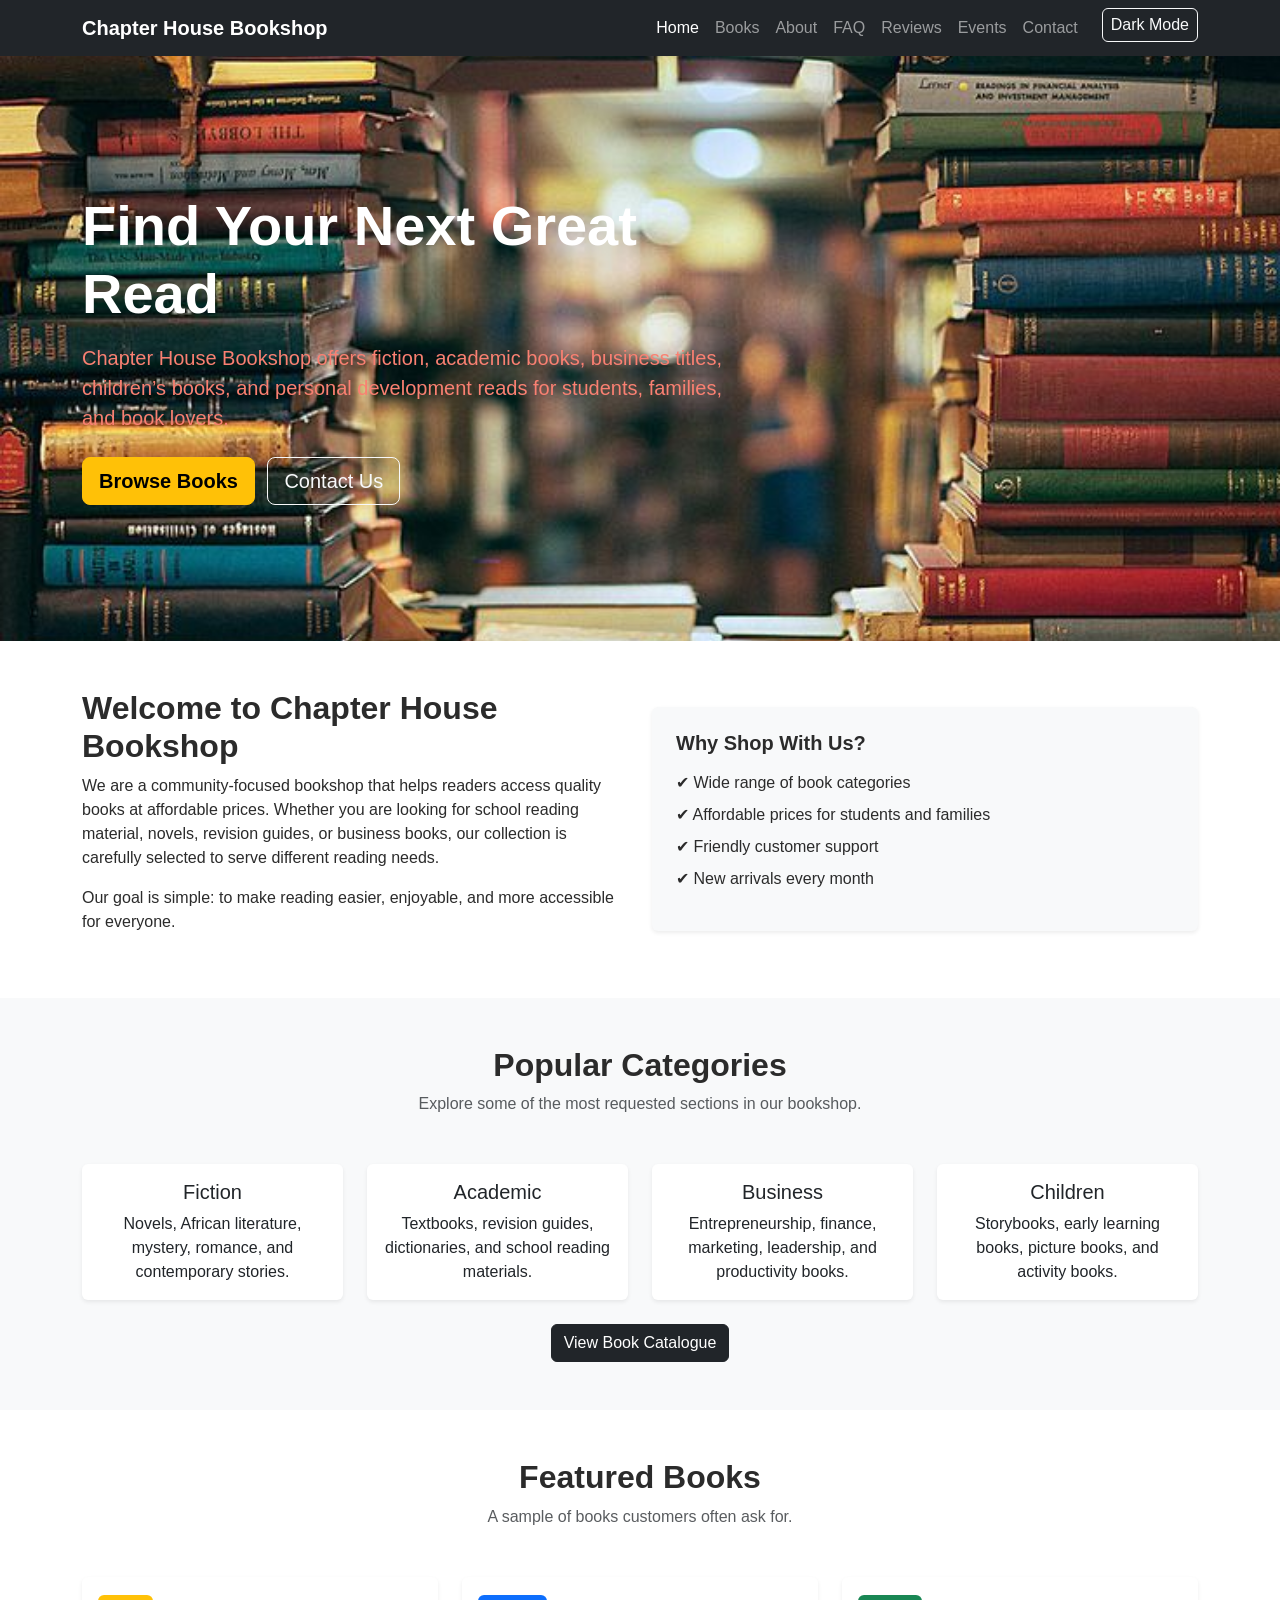
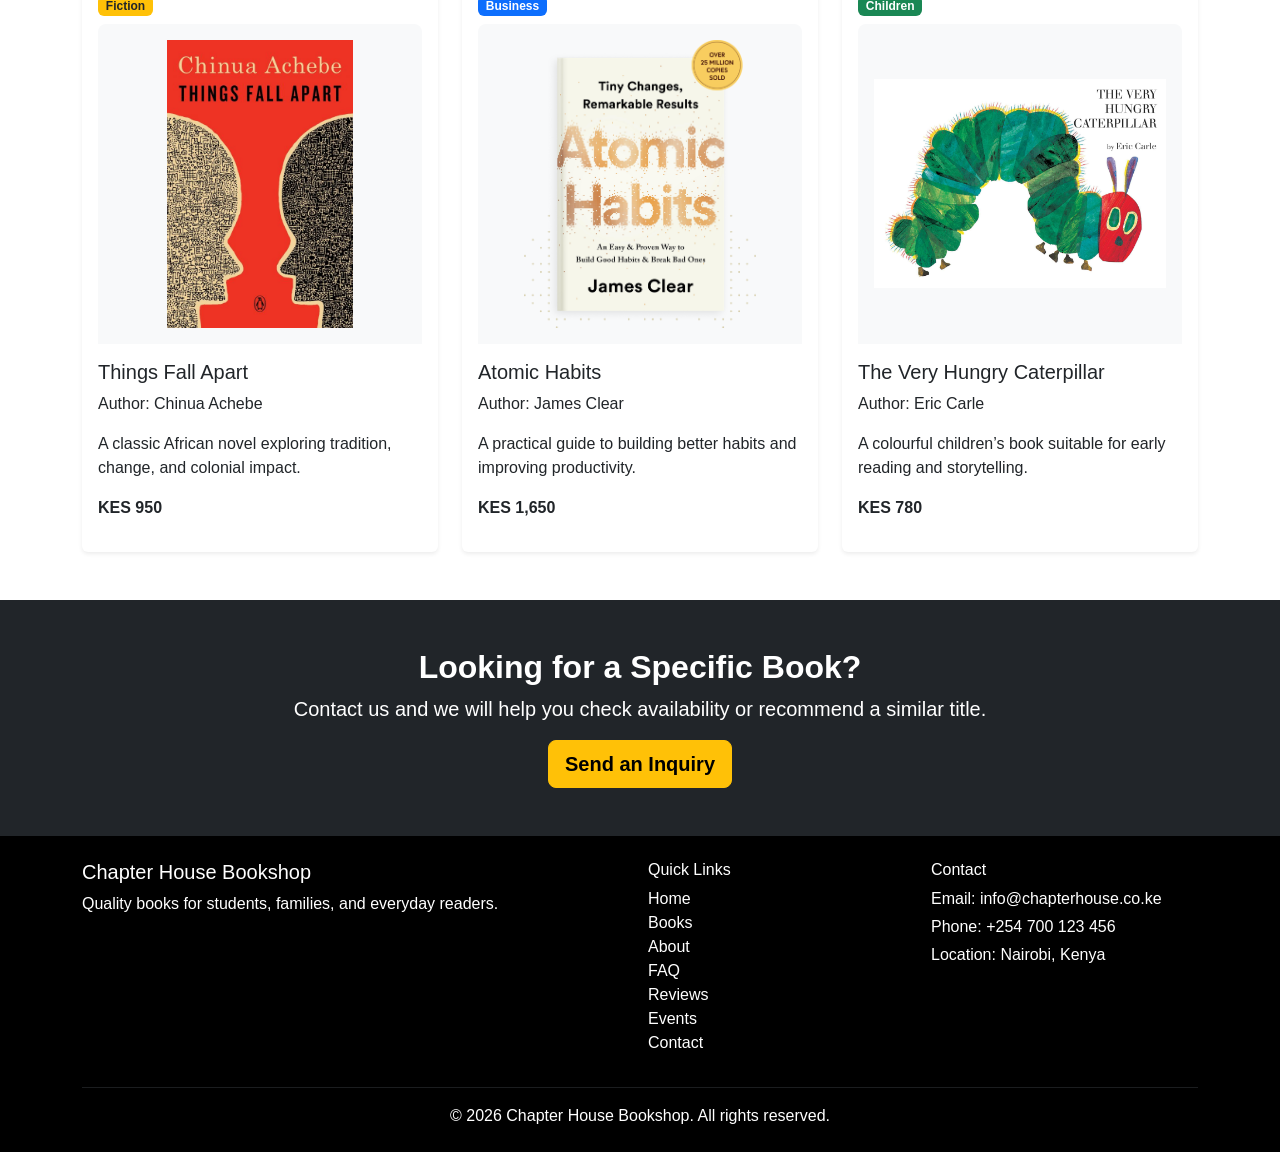
<file: index.html>
<!DOCTYPE html>
<html lang="en">
<head>
  <meta charset="UTF-8" />
  <meta name="viewport" content="width=device-width, initial-scale=1.0" />
  <meta name="description" content="Welcome to Chapter House Bookshop in Nairobi. Find fiction, academic books, business titles, children's books, and personal development reads at affordable prices." />

  <title>Chapter House Bookshop | Home</title>

  <link
    href="https://cdn.jsdelivr.net/npm/bootstrap@5.3.3/dist/css/bootstrap.min.css"
    rel="stylesheet"
  />

  <link rel="stylesheet" href="css/styles.css" />
</head>

<body>
  <!-- Navigation Bar -->
  <nav class="navbar navbar-expand-lg navbar-dark bg-dark sticky-top">
    <div class="container">
      <a class="navbar-brand fw-bold" href="index.html">Chapter House Bookshop</a>

      <button
        class="navbar-toggler"
        type="button"
        data-bs-toggle="collapse"
        data-bs-target="#mainNavbar"
        aria-controls="mainNavbar"
        aria-expanded="false"
        aria-label="Toggle navigation"
      >
        <span class="navbar-toggler-icon"></span>
      </button>

      <div class="collapse navbar-collapse" id="mainNavbar">
        <ul class="navbar-nav ms-auto">
          <li class="nav-item">
            <a class="nav-link active" href="index.html">Home</a>
          </li>
          <li class="nav-item">
            <a class="nav-link" href="books.html">Books</a>
          </li>
          <li class="nav-item">
            <a class="nav-link" href="about.html">About</a>
          </li>
          <li class="nav-item">
            <a class="nav-link" href="faq.html">FAQ</a>
          </li>
          <li class="nav-item">
            <a class="nav-link" href="reviews.html">Reviews</a>
          </li>
          <li class="nav-item">
            <a class="nav-link" href="events.html">Events</a>
          </li>
          <li class="nav-item">
            <a class="nav-link" href="contact.html">Contact</a>
          </li>
          <li class="nav-item ms-lg-3 mt-2 mt-lg-0">
            <button id="themeToggle" class="btn btn-outline-light py-1 px-2" aria-label="Toggle Theme">
              <span id="themeToggleIcon">🌙</span>
            </button>
          </li>
        </ul>
      </div>
    </div>
  </nav>

  <!-- Hero Section -->
  <header class="hero-section text-white d-flex align-items-center" style="background-image: url('images/books_homepage.png'); background-size: cover; background-position: center;">
    <div class="container">
      <div class="row">
        <div class="col-lg-7">
          <h1 class="display-4 fw-bold">Find Your Next Great Read</h1>

          <p class="lead mt-3" style="color:salmon">
            Chapter House Bookshop offers fiction, academic books, business titles,
            children’s books, and personal development reads for students, families,
            and book lovers.
          </p>

          <div class="mt-4">
            <a href="books.html" class="btn btn-warning btn-lg me-2">
              Browse Books
            </a>

            <a href="contact.html" class="btn btn-outline-light btn-lg">
              Contact Us
            </a>
          </div>
        </div>
      </div>
    </div>
  </header>

  <!-- Welcome Section -->
  <section class="py-5">
    <div class="container">
      <div class="row align-items-center g-4">
        <div class="col-md-6">
          <h2 class="fw-bold">Welcome to Chapter House Bookshop</h2>

          <p>
            We are a community-focused bookshop that helps readers access quality
            books at affordable prices. Whether you are looking for school reading
            material, novels, revision guides, or business books, our collection is
            carefully selected to serve different reading needs.
          </p>

          <p>
            Our goal is simple: to make reading easier, enjoyable, and more accessible
            for everyone.
          </p>
        </div>

        <div class="col-md-6">
          <div class="p-4 bg-light rounded shadow-sm">
            <h3 class="h5 fw-bold">Why Shop With Us?</h3>

            <ul class="list-unstyled mt-3">
              <li class="mb-2">✔ Wide range of book categories</li>
              <li class="mb-2">✔ Affordable prices for students and families</li>
              <li class="mb-2">✔ Friendly customer support</li>
              <li class="mb-2">✔ New arrivals every month</li>
            </ul>
          </div>
        </div>
      </div>
    </div>
  </section>

  <!-- Featured Categories -->
  <section class="py-5 bg-light">
    <div class="container">
      <div class="text-center mb-5">
        <h2 class="fw-bold">Popular Categories</h2>
        <p class="text-muted">
          Explore some of the most requested sections in our bookshop.
        </p>
      </div>

      <div class="row g-4">
        <div class="col-md-3 col-sm-6">
          <div class="card h-100 text-center shadow-sm">
            <div class="card-body">
              <h3 class="h5 card-title">Fiction</h3>
              <p class="card-text">
                Novels, African literature, mystery, romance, and contemporary stories.
              </p>
            </div>
          </div>
        </div>

        <div class="col-md-3 col-sm-6">
          <div class="card h-100 text-center shadow-sm">
            <div class="card-body">
              <h3 class="h5 card-title">Academic</h3>
              <p class="card-text">
                Textbooks, revision guides, dictionaries, and school reading materials.
              </p>
            </div>
          </div>
        </div>

        <div class="col-md-3 col-sm-6">
          <div class="card h-100 text-center shadow-sm">
            <div class="card-body">
              <h3 class="h5 card-title">Business</h3>
              <p class="card-text">
                Entrepreneurship, finance, marketing, leadership, and productivity books.
              </p>
            </div>
          </div>
        </div>

        <div class="col-md-3 col-sm-6">
          <div class="card h-100 text-center shadow-sm">
            <div class="card-body">
              <h3 class="h5 card-title">Children</h3>
              <p class="card-text">
                Storybooks, early learning books, picture books, and activity books.
              </p>
            </div>
          </div>
        </div>
      </div>

      <div class="text-center mt-4">
        <a href="books.html" class="btn btn-dark">View Book Catalogue</a>
      </div>
    </div>
  </section>

  <!-- Featured Books -->
   <!-- Featured Books -->
  <section class="py-5">
    <div class="container">
      <div class="text-center mb-5">
        <h2 class="fw-bold">Featured Books</h2>
        <p class="text-muted">
          A sample of books customers often ask for.
        </p>
      </div>

      <div class="row g-4">
        <div class="col-md-4">
          <div class="card h-100 shadow-sm">
            <div class="card-body">
              <span class="badge bg-warning text-dark mb-2">Fiction</span>
              <img src="images/Things Fall Apart.png" alt="Things Fall Apart" class="book-img" />
              <h3 class="h5 card-title">Things Fall Apart</h3>
              <p class="card-text">
                Author: Chinua Achebe
              </p>
              <p class="card-text">
                A classic African novel exploring tradition, change, and colonial impact.
              </p>
              <p class="fw-bold">KES 950</p>
            </div>
          </div>
        </div>

        <div class="col-md-4">
          <div class="card h-100 shadow-sm">
            <div class="card-body">
              <span class="badge bg-primary mb-2">Business</span>
              <img src="images/Atomic Habits.png" alt="Atomic Habits" class="book-img" />
              <h3 class="h5 card-title">Atomic Habits</h3>
              <p class="card-text">
                Author: James Clear
              </p>
              <p class="card-text">
                A practical guide to building better habits and improving productivity.
              </p>
              <p class="fw-bold">KES 1,650</p>
            </div>
          </div>
        </div>

        <div class="col-md-4">
          <div class="card h-100 shadow-sm">
            <div class="card-body">
              <span class="badge bg-success mb-2">Children</span>
              <img src="images/The Very Hungry Caterpillar.png" alt="The Very Hungry Caterpillar" class="book-img" />
              <h3 class="h5 card-title">The Very Hungry Caterpillar</h3>
              <p class="card-text">
                Author: Eric Carle
              </p>
              <p class="card-text">
                A colourful children’s book suitable for early reading and storytelling.
              </p>
              <p class="fw-bold">KES 780</p>
            </div>
          </div>
        </div>
      </div>
    </div>
  </section>

  <!-- Call To Action -->
  <section class="py-5 bg-dark text-white text-center">
    <div class="container">
      <h2 class="fw-bold">Looking for a Specific Book?</h2>

      <p class="lead">
        Contact us and we will help you check availability or recommend a similar title.
      </p>

      <a href="contact.html" class="btn btn-warning btn-lg">
        Send an Inquiry
      </a>
    </div>
  </section>

  <!-- Footer -->
  <footer class="bg-black text-white py-4">
    <div class="container">
      <div class="row g-3">
        <div class="col-md-6">
          <h3 class="h5">Chapter House Bookshop</h3>
          <p class="mb-0">
            Quality books for students, families, and everyday readers.
          </p>
        </div>

        <div class="col-md-3">
          <h4 class="h6">Quick Links</h4>
          <ul class="list-unstyled">
            <li><a href="index.html" class="text-white text-decoration-none">Home</a></li>
            <li><a href="books.html" class="text-white text-decoration-none">Books</a></li>
            <li><a href="about.html" class="text-white text-decoration-none">About</a></li>
            <li><a href="faq.html" class="text-white text-decoration-none">FAQ</a></li>
            <li><a href="reviews.html" class="text-white text-decoration-none">Reviews</a></li>
            <li><a href="events.html" class="text-white text-decoration-none">Events</a></li>
            <li><a href="contact.html" class="text-white text-decoration-none">Contact</a></li>
          </ul>
        </div>

        <div class="col-md-3">
          <h4 class="h6">Contact</h4>
          <p class="mb-1">Email: info@chapterhouse.co.ke</p>
          <p class="mb-1">Phone: +254 700 123 456</p>
          <p class="mb-0">Location: Nairobi, Kenya</p>
        </div>
      </div>

      <hr class="border-secondary" />

      <p class="text-center mb-0">
        &copy; 2026 Chapter House Bookshop. All rights reserved.
      </p>
    </div>
  </footer>

  <!-- Bootstrap JS -->
  <script
    src="https://cdn.jsdelivr.net/npm/bootstrap@5.3.3/dist/js/bootstrap.bundle.min.js">
  </script>

  <!-- Custom JS -->
  <script src="js/script.js"></script>
</body>
</html>
</file>
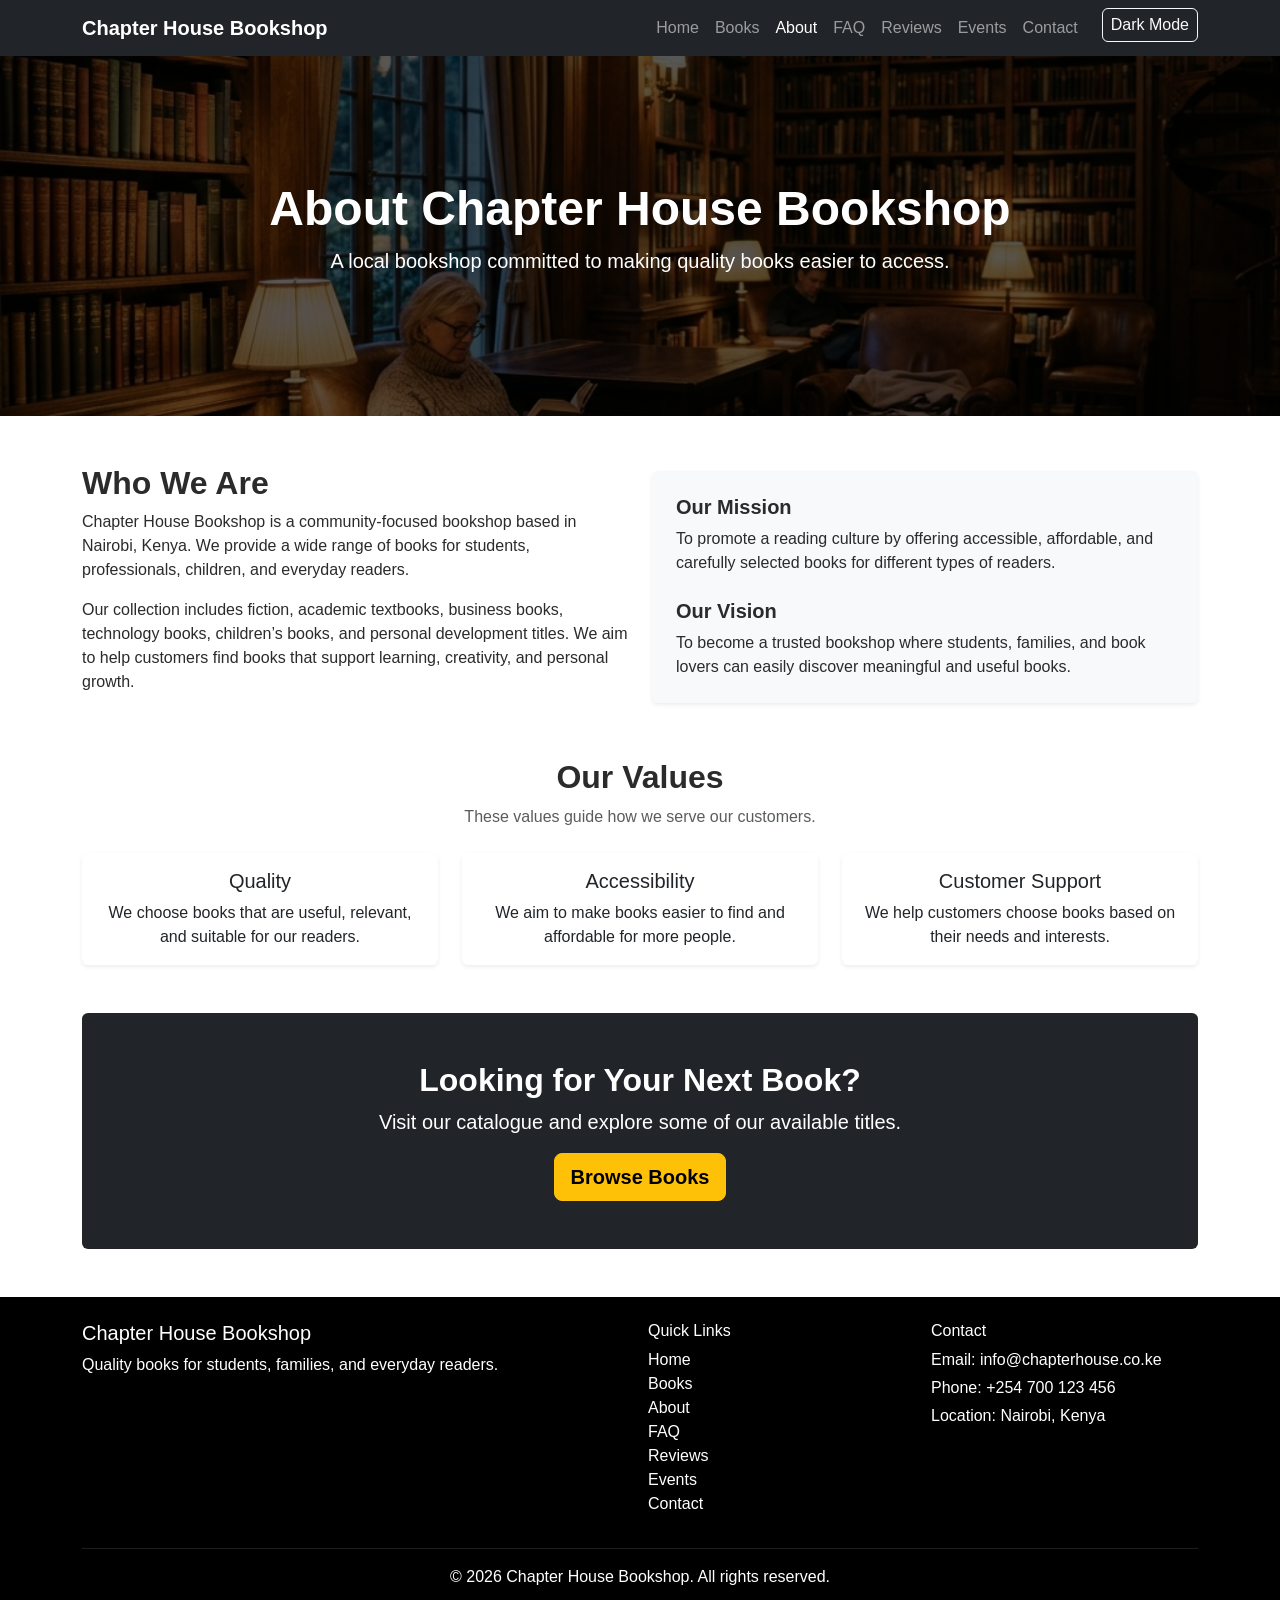
<file: about.html>
<!DOCTYPE html>
<html lang="en">

<head>
    <meta charset="UTF-8" />
    <meta name="viewport" content="width=device-width, initial-scale=1.0" />
    <meta name="description" content="Learn about Chapter House Bookshop, a community-focused bookstore based in Nairobi, Kenya, committed to promoting a rich reading culture." />

    <title>Chapter House Bookshop | About</title>

    <!-- Bootstrap CSS -->
    <link href="https://cdn.jsdelivr.net/npm/bootstrap@5.3.3/dist/css/bootstrap.min.css" rel="stylesheet" />

    <!-- Custom CSS -->
    <link rel="stylesheet" href="css/styles.css" />
</head>

<body>
    <!-- Navigation Bar -->
    <nav class="navbar navbar-expand-lg navbar-dark bg-dark sticky-top">
        <div class="container">
            <a class="navbar-brand fw-bold" href="index.html">Chapter House Bookshop</a>

            <button class="navbar-toggler" type="button" data-bs-toggle="collapse" data-bs-target="#mainNavbar"
                aria-controls="mainNavbar" aria-expanded="false" aria-label="Toggle navigation">
                <span class="navbar-toggler-icon"></span>
            </button>

            <div class="collapse navbar-collapse" id="mainNavbar">
                <ul class="navbar-nav ms-auto">
                    <li class="nav-item">
                        <a class="nav-link" href="index.html">Home</a>
                    </li>
                    <li class="nav-item">
                        <a class="nav-link" href="books.html">Books</a>
                    </li>
                    <li class="nav-item">
                        <a class="nav-link active" href="about.html">About</a>
                    </li>
                    <li class="nav-item">
                        <a class="nav-link" href="faq.html">FAQ</a>
                    </li>
                    <li class="nav-item">
                        <a class="nav-link" href="reviews.html">Reviews</a>
                    </li>
                    <li class="nav-item">
                        <a class="nav-link" href="events.html">Events</a>
                    </li>
                    <li class="nav-item">
                        <a class="nav-link" href="contact.html">Contact</a>
                    </li>
                    <li class="nav-item ms-lg-3 mt-2 mt-lg-0">
                        <button id="themeToggle" class="btn btn-outline-light py-1 px-2" aria-label="Toggle Theme">
                            <span id="themeToggleIcon">🌙</span>
                        </button>
                    </li>
                </ul>
            </div>
        </div>
    </nav>

    <!-- Page Header -->
    <header class="about-header text-white text-center d-flex align-items-center">
        <div class="container">
            <h1 class="display-5 fw-bold">About Chapter House Bookshop</h1>
            <p class="lead">
                A local bookshop committed to making quality books easier to access.
            </p>
        </div>
    </header>

    <!-- About Section -->
    <main class="py-5">
        <div class="container">
            <div class="row align-items-center g-4">
                <div class="col-lg-6">
                    <h2 class="fw-bold">Who We Are</h2>

                    <p>
                        Chapter House Bookshop is a community-focused bookshop based in Nairobi,
                        Kenya. We provide a wide range of books for students, professionals,
                        children, and everyday readers.
                    </p>

                    <p>
                        Our collection includes fiction, academic textbooks, business books,
                        technology books, children’s books, and personal development titles.
                        We aim to help customers find books that support learning, creativity,
                        and personal growth.
                    </p>
                </div>

                <div class="col-lg-6">
                    <div class="p-4 bg-light rounded shadow-sm">
                        <h3 class="h5 fw-bold">Our Mission</h3>
                        <p>
                            To promote a reading culture by offering accessible, affordable,
                            and carefully selected books for different types of readers.
                        </p>

                        <h3 class="h5 fw-bold mt-4">Our Vision</h3>
                        <p class="mb-0">
                            To become a trusted bookshop where students, families, and book lovers
                            can easily discover meaningful and useful books.
                        </p>
                    </div>
                </div>
            </div>

            <!-- Values Section -->
            <section class="mt-5">
                <div class="text-center mb-4">
                    <h2 class="fw-bold">Our Values</h2>
                    <p class="text-muted">
                        These values guide how we serve our customers.
                    </p>
                </div>

                <div class="row g-4">
                    <div class="col-md-4">
                        <div class="card h-100 shadow-sm text-center">
                            <div class="card-body">
                                <h3 class="h5 card-title">Quality</h3>
                                <p class="card-text">
                                    We choose books that are useful, relevant, and suitable for our readers.
                                </p>
                            </div>
                        </div>
                    </div>

                    <div class="col-md-4">
                        <div class="card h-100 shadow-sm text-center">
                            <div class="card-body">
                                <h3 class="h5 card-title">Accessibility</h3>
                                <p class="card-text">
                                    We aim to make books easier to find and affordable for more people.
                                </p>
                            </div>
                        </div>
                    </div>

                    <div class="col-md-4">
                        <div class="card h-100 shadow-sm text-center">
                            <div class="card-body">
                                <h3 class="h5 card-title">Customer Support</h3>
                                <p class="card-text">
                                    We help customers choose books based on their needs and interests.
                                </p>
                            </div>
                        </div>
                    </div>
                </div>
            </section>

            <!-- Call to Action -->
            <section class="text-center mt-5 p-5 bg-dark text-white rounded">
                <h2 class="fw-bold">Looking for Your Next Book?</h2>
                <p class="lead">
                    Visit our catalogue and explore some of our available titles.
                </p>
                <a href="books.html" class="btn btn-warning btn-lg">
                    Browse Books
                </a>
            </section>
        </div>
    </main>

    <!-- Footer -->
    <footer class="bg-black text-white py-4">
        <div class="container">
            <div class="row g-3">
                <div class="col-md-6">
                    <h3 class="h5">Chapter House Bookshop</h3>
                    <p class="mb-0">
                        Quality books for students, families, and everyday readers.
                    </p>
                </div>

                <div class="col-md-3">
                    <h4 class="h6">Quick Links</h4>
                    <ul class="list-unstyled">
                        <li><a href="index.html" class="text-white text-decoration-none">Home</a></li>
                        <li><a href="books.html" class="text-white text-decoration-none">Books</a></li>
                        <li><a href="about.html" class="text-white text-decoration-none">About</a></li>
                        <li><a href="faq.html" class="text-white text-decoration-none">FAQ</a></li>
                        <li><a href="reviews.html" class="text-white text-decoration-none">Reviews</a></li>
                        <li><a href="events.html" class="text-white text-decoration-none">Events</a></li>
                        <li><a href="contact.html" class="text-white text-decoration-none">Contact</a></li>
                    </ul>
                </div>

                <div class="col-md-3">
                    <h4 class="h6">Contact</h4>
                    <p class="mb-1">Email: info@chapterhouse.co.ke</p>
                    <p class="mb-1">Phone: +254 700 123 456</p>
                    <p class="mb-0">Location: Nairobi, Kenya</p>
                </div>
            </div>

            <hr class="border-secondary" />

            <p class="text-center mb-0">
                &copy; 2026 Chapter House Bookshop. All rights reserved.
            </p>
        </div>
    </footer>

    <!-- Bootstrap JS -->
    <script src="https://cdn.jsdelivr.net/npm/bootstrap@5.3.3/dist/js/bootstrap.bundle.min.js">
    </script>

    <!-- Custom JS -->
    <script src="js/script.js"></script>
</body>

</html>
</file>
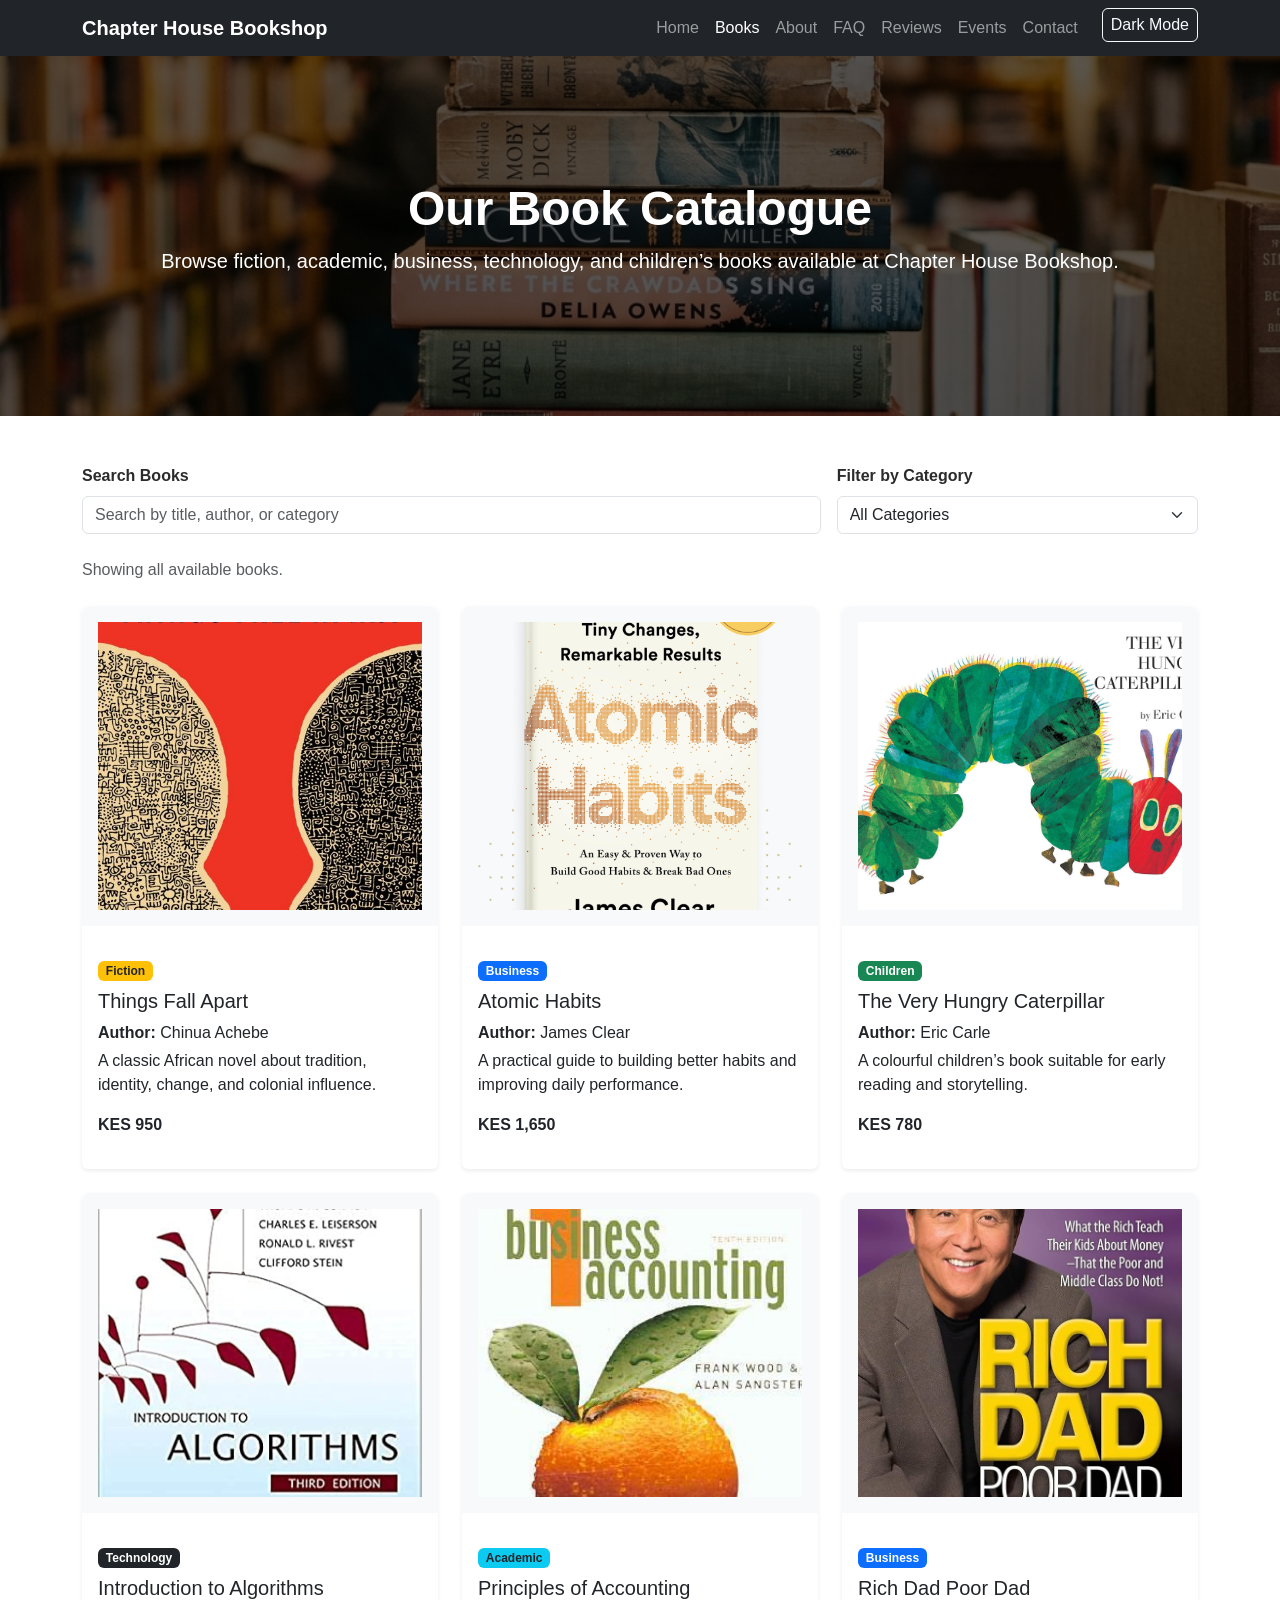
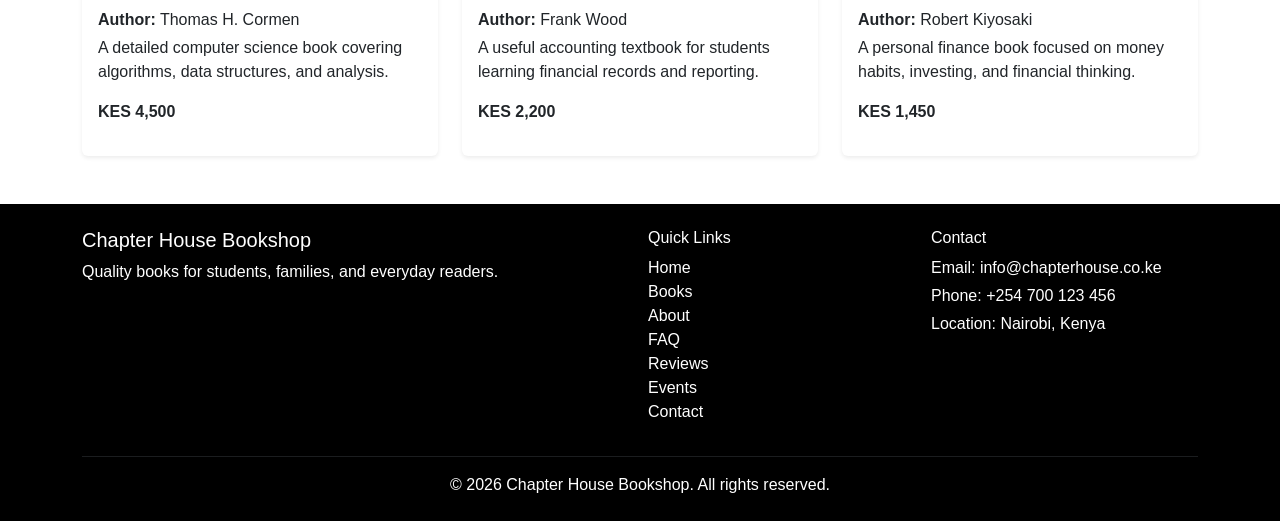
<file: books.html>
<!DOCTYPE html>
<html lang="en">
<head>
  <meta charset="UTF-8" />
  <meta name="viewport" content="width=device-width, initial-scale=1.0" />
  <meta name="description" content="Browse our extensive catalogue of books including Fiction, Business, Technology, Academic, and Children's categories at Chapter House Bookshop." />

  <title>Chapter House Bookshop | Books</title>

  <!-- Bootstrap CSS -->
  <link
    href="https://cdn.jsdelivr.net/npm/bootstrap@5.3.3/dist/css/bootstrap.min.css"
    rel="stylesheet"
  />

  <!-- Custom CSS -->
  <link rel="stylesheet" href="css/styles.css" />

  <style>
    .book-img {
      width: 100%;
      height: 320px;
      object-fit: cover;
    }
  </style>
</head>

<body>
  <!-- Navigation Bar -->
  <nav class="navbar navbar-expand-lg navbar-dark bg-dark sticky-top">
    <div class="container">
      <a class="navbar-brand fw-bold" href="index.html">Chapter House Bookshop</a>

      <button
        class="navbar-toggler"
        type="button"
        data-bs-toggle="collapse"
        data-bs-target="#mainNavbar"
        aria-controls="mainNavbar"
        aria-expanded="false"
        aria-label="Toggle navigation"
      >
        <span class="navbar-toggler-icon"></span>
      </button>

      <div class="collapse navbar-collapse" id="mainNavbar">
        <ul class="navbar-nav ms-auto">
          <li class="nav-item">
            <a class="nav-link" href="index.html">Home</a>
          </li>
          <li class="nav-item">
            <a class="nav-link active" href="books.html">Books</a>
          </li>
          <li class="nav-item">
            <a class="nav-link" href="about.html">About</a>
          </li>
          <li class="nav-item">
            <a class="nav-link" href="faq.html">FAQ</a>
          </li>
          <li class="nav-item">
            <a class="nav-link" href="reviews.html">Reviews</a>
          </li>
          <li class="nav-item">
            <a class="nav-link" href="events.html">Events</a>
          </li>
          <li class="nav-item">
            <a class="nav-link" href="contact.html">Contact</a>
          </li>
          <li class="nav-item ms-lg-3 mt-2 mt-lg-0">
            <button id="themeToggle" class="btn btn-outline-light py-1 px-2" aria-label="Toggle Theme">
              <span id="themeToggleIcon">🌙</span>
            </button>
          </li>
        </ul>
      </div>
    </div>
  </nav>

  <!-- Page Header -->
  <header class="books-header text-white text-center d-flex align-items-center">
    <div class="container">
      <h1 class="display-5 fw-bold">Our Book Catalogue</h1>
      <p class="lead">
        Browse fiction, academic, business, technology, and children’s books available at Chapter House Bookshop.
      </p>
    </div>
  </header>

  <!-- Books Section -->
  <main class="py-5">
    <div class="container">

      <!-- Search and Filter Area -->
      <div class="row mb-4 g-3 align-items-end">
        <div class="col-md-8">
          <label for="bookSearch" class="form-label fw-semibold">Search Books</label>
          <input
            type="text"
            class="form-control"
            id="bookSearch"
            placeholder="Search by title, author, or category"
          />
        </div>

        <div class="col-md-4">
          <label for="categoryFilter" class="form-label fw-semibold">Filter by Category</label>
          <select class="form-select" id="categoryFilter">
            <option value="all">All Categories</option>
            <option value="fiction">Fiction</option>
            <option value="business">Business</option>
            <option value="technology">Technology</option>
            <option value="academic">Academic</option>
            <option value="children">Children</option>
          </select>
        </div>
      </div>

      <p class="text-muted mb-4" id="bookCount">
        Showing all available books.
      </p>

      <!-- Book Cards -->
      <div class="row g-4" id="bookList">

        <!-- Book 1 -->
        <div
          class="col-md-4 col-sm-6 book-item"
          data-title="things fall apart"
          data-author="chinua achebe"
          data-category="fiction"
        >
          <div class="card h-100 shadow-sm">
            <img
              src="images/Things Fall Apart.png"
              alt="Things Fall Apart book cover"
              class="book-img"
            />

            <div class="card-body">
              <span class="badge bg-warning text-dark mb-2">Fiction</span>
              <h2 class="h5 card-title">Things Fall Apart</h2>
              <p class="card-text mb-1"><strong>Author:</strong> Chinua Achebe</p>
              <p class="card-text">
                A classic African novel about tradition, identity, change, and colonial influence.
              </p>
              <p class="fw-bold">KES 950</p>
            </div>
          </div>
        </div>

        <!-- Book 2 -->
        <div
          class="col-md-4 col-sm-6 book-item"
          data-title="atomic habits"
          data-author="james clear"
          data-category="business"
        >
          <div class="card h-100 shadow-sm">
            <img
              src="images/Atomic Habits.png"
              alt="Atomic Habits book cover"
              class="book-img"
            />

            <div class="card-body">
              <span class="badge bg-primary mb-2">Business</span>
              <h2 class="h5 card-title">Atomic Habits</h2>
              <p class="card-text mb-1"><strong>Author:</strong> James Clear</p>
              <p class="card-text">
                A practical guide to building better habits and improving daily performance.
              </p>
              <p class="fw-bold">KES 1,650</p>
            </div>
          </div>
        </div>

        <!-- Book 3 -->
        <div
          class="col-md-4 col-sm-6 book-item"
          data-title="the very hungry caterpillar"
          data-author="eric carle"
          data-category="children"
        >
          <div class="card h-100 shadow-sm">
            <img
              src="images/The Very Hungry Caterpillar.png"
              alt="The Very Hungry Caterpillar book cover"
              class="book-img"
            />

            <div class="card-body">
              <span class="badge bg-success mb-2">Children</span>
              <h2 class="h5 card-title">The Very Hungry Caterpillar</h2>
              <p class="card-text mb-1"><strong>Author:</strong> Eric Carle</p>
              <p class="card-text">
                A colourful children’s book suitable for early reading and storytelling.
              </p>
              <p class="fw-bold">KES 780</p>
            </div>
          </div>
        </div>

        <!-- Book 4 -->
        <div
          class="col-md-4 col-sm-6 book-item"
          data-title="introduction to algorithms"
          data-author="thomas h cormen"
          data-category="technology"
        >
          <div class="card h-100 shadow-sm">
            <img
              src="images/Introduction to Algorithms.png"
              alt="Introduction to Algorithms book cover"
              class="book-img"
            />

            <div class="card-body">
              <span class="badge bg-dark mb-2">Technology</span>
              <h2 class="h5 card-title">Introduction to Algorithms</h2>
              <p class="card-text mb-1"><strong>Author:</strong> Thomas H. Cormen</p>
              <p class="card-text">
                A detailed computer science book covering algorithms, data structures, and analysis.
              </p>
              <p class="fw-bold">KES 4,500</p>
            </div>
          </div>
        </div>

        <!-- Book 5 -->
        <div
          class="col-md-4 col-sm-6 book-item"
          data-title="principles of accounting"
          data-author="frank wood"
          data-category="academic"
        >
          <div class="card h-100 shadow-sm">
            <img
              src="images/Principles of Accounting.png"
              alt="Principles of Accounting book cover"
              class="book-img"
            />

            <div class="card-body">
              <span class="badge bg-info text-dark mb-2">Academic</span>
              <h2 class="h5 card-title">Principles of Accounting</h2>
              <p class="card-text mb-1"><strong>Author:</strong> Frank Wood</p>
              <p class="card-text">
                A useful accounting textbook for students learning financial records and reporting.
              </p>
              <p class="fw-bold">KES 2,200</p>
            </div>
          </div>
        </div>

        <!-- Book 6 -->
        <div
          class="col-md-4 col-sm-6 book-item"
          data-title="rich dad poor dad"
          data-author="robert kiyosaki"
          data-category="business"
        >
          <div class="card h-100 shadow-sm">
            <img
              src="images/Rich Dad Poor Dad.png"
              alt="Rich Dad Poor Dad book cover"
              class="book-img"
            />

            <div class="card-body">
              <span class="badge bg-primary mb-2">Business</span>
              <h2 class="h5 card-title">Rich Dad Poor Dad</h2>
              <p class="card-text mb-1"><strong>Author:</strong> Robert Kiyosaki</p>
              <p class="card-text">
                A personal finance book focused on money habits, investing, and financial thinking.
              </p>
              <p class="fw-bold">KES 1,450</p>
            </div>
          </div>
        </div>

      </div>

      <!-- No Results Message -->
      <div class="text-center mt-5 d-none" id="noResults">
        <h3 class="h5">No books found</h3>
        <p class="text-muted">
          Try searching for another title, author, or category.
        </p>
      </div>

    </div>
  </main>

  <!-- Footer -->
  <footer class="bg-black text-white py-4">
    <div class="container">
      <div class="row g-3">
        <div class="col-md-6">
          <h3 class="h5">Chapter House Bookshop</h3>
          <p class="mb-0">
            Quality books for students, families, and everyday readers.
          </p>
        </div>

        <div class="col-md-3">
          <h4 class="h6">Quick Links</h4>
          <ul class="list-unstyled">
            <li><a href="index.html" class="text-white text-decoration-none">Home</a></li>
            <li><a href="books.html" class="text-white text-decoration-none">Books</a></li>
            <li><a href="about.html" class="text-white text-decoration-none">About</a></li>
            <li><a href="faq.html" class="text-white text-decoration-none">FAQ</a></li>
            <li><a href="reviews.html" class="text-white text-decoration-none">Reviews</a></li>
            <li><a href="events.html" class="text-white text-decoration-none">Events</a></li>
            <li><a href="contact.html" class="text-white text-decoration-none">Contact</a></li>
          </ul>
        </div>

        <div class="col-md-3">
          <h4 class="h6">Contact</h4>
          <p class="mb-1">Email: info@chapterhouse.co.ke</p>
          <p class="mb-1">Phone: +254 700 123 456</p>
          <p class="mb-0">Location: Nairobi, Kenya</p>
        </div>
      </div>

      <hr class="border-secondary" />

      <p class="text-center mb-0">
        &copy; 2026 Chapter House Bookshop. All rights reserved.
      </p>
    </div>
  </footer>

  <!-- Bootstrap JS -->
  <script
    src="https://cdn.jsdelivr.net/npm/bootstrap@5.3.3/dist/js/bootstrap.bundle.min.js">
  </script>

  <!-- Custom JS -->
  <script src="js/script.js"></script>
</body>
</html>
</file>
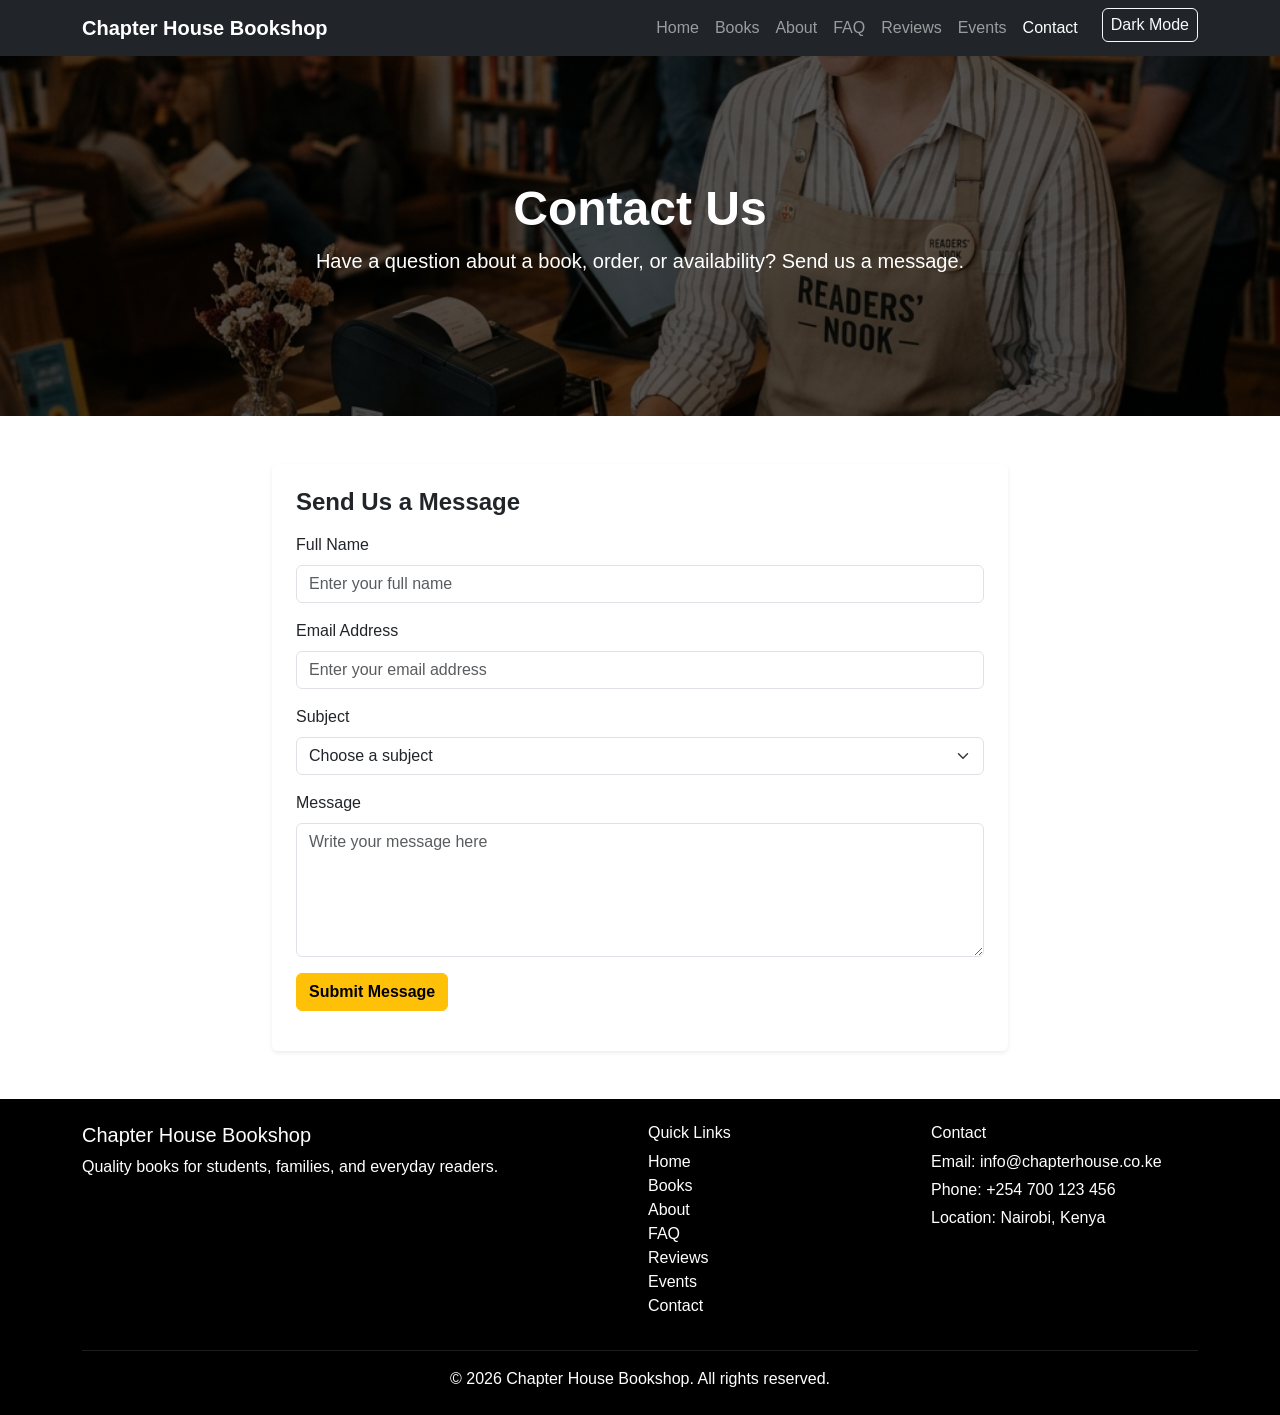
<file: contact.html>
<!DOCTYPE html>
<html lang="en">
<head>
  <meta charset="UTF-8" />
  <meta name="viewport" content="width=device-width, initial-scale=1.0" />
  <meta name="description" content="Get in touch with Chapter House Bookshop. Send us a message regarding book availability, order inquiries, recommendations, or general questions." />

  <title>Chapter House Bookshop | Contact</title>

  <!-- Bootstrap CSS -->
  <link
    href="https://cdn.jsdelivr.net/npm/bootstrap@5.3.3/dist/css/bootstrap.min.css"
    rel="stylesheet"
  />

  <!-- Custom CSS -->
  <link rel="stylesheet" href="css/styles.css" />
</head>

<body>
  <!-- Navigation Bar -->
  <nav class="navbar navbar-expand-lg navbar-dark bg-dark sticky-top">
    <div class="container">
      <a class="navbar-brand fw-bold" href="index.html">Chapter House Bookshop</a>

      <button
        class="navbar-toggler"
        type="button"
        data-bs-toggle="collapse"
        data-bs-target="#mainNavbar"
        aria-controls="mainNavbar"
        aria-expanded="false"
        aria-label="Toggle navigation"
      >
        <span class="navbar-toggler-icon"></span>
      </button>

      <div class="collapse navbar-collapse" id="mainNavbar">
        <ul class="navbar-nav ms-auto">
          <li class="nav-item">
            <a class="nav-link" href="index.html">Home</a>
          </li>
          <li class="nav-item">
            <a class="nav-link" href="books.html">Books</a>
          </li>
          <li class="nav-item">
            <a class="nav-link" href="about.html">About</a>
          </li>
          <li class="nav-item">
            <a class="nav-link" href="faq.html">FAQ</a>
          </li>
          <li class="nav-item">
            <a class="nav-link" href="reviews.html">Reviews</a>
          </li>
          <li class="nav-item">
            <a class="nav-link" href="events.html">Events</a>
          </li>
          <li class="nav-item">
            <a class="nav-link active" href="contact.html">Contact</a>
          </li>
          <li class="nav-item ms-lg-3 mt-2 mt-lg-0">
            <button id="themeToggle" class="btn btn-outline-light py-1 px-2" aria-label="Toggle Theme">
              <span id="themeToggleIcon">🌙</span>
            </button>
          </li>
        </ul>
      </div>
    </div>
  </nav>

  <!-- Page Header -->
  <header class="contact-header text-white text-center d-flex align-items-center">
    <div class="container">
      <h1 class="display-5 fw-bold">Contact Us</h1>
      <p class="lead">
        Have a question about a book, order, or availability? Send us a message.
      </p>
    </div>
  </header>

  <!-- Contact Section -->
  <main class="py-5">
    <div class="container">
      <div class="row g-4">
        
        <!-- Contact Form -->
        <div class="col-lg-8 col-md-10 mx-auto">
          <div class="card shadow-sm border-0">
            <div class="card-body p-4">
              <h2 class="h4 fw-bold mb-3">Send Us a Message</h2>

              <form id="contactForm" novalidate>
                <div class="mb-3">
                  <label for="fullName" class="form-label">Full Name</label>
                  <input
                    type="text"
                    class="form-control"
                    id="fullName"
                    placeholder="Enter your full name"
                  />
                  <small class="text-danger" id="nameError"></small>
                </div>

                <div class="mb-3">
                  <label for="emailAddress" class="form-label">Email Address</label>
                  <input
                    type="email"
                    class="form-control"
                    id="emailAddress"
                    placeholder="Enter your email address"
                  />
                  <small class="text-danger" id="emailError"></small>
                </div>

                <div class="mb-3">
                  <label for="subject" class="form-label">Subject</label>
                  <select class="form-select" id="subject">
                    <option value="">Choose a subject</option>
                    <option value="Book Availability">Book Availability</option>
                    <option value="Book Recommendation">Book Recommendation</option>
                    <option value="Order Inquiry">Order Inquiry</option>
                    <option value="Related to Book Purchase">Related to Book Purchase</option>
                    <option value="General Question">General Question</option>
                  </select>
                  <small class="text-danger" id="subjectError"></small>
                </div>

                <div class="mb-3 d-none" id="bookImageGroup">
                  <label for="bookImage" class="form-label">Upload Book Image</label>
                  <input
                    type="file"
                    class="form-control"
                    id="bookImage"
                    accept="image/*"
                  />
                  <small class="text-danger" id="bookImageError"></small>
                </div>

                <div class="mb-3">
                  <label for="message" class="form-label">Message</label>
                  <textarea
                    class="form-control"
                    id="message"
                    rows="5"
                    placeholder="Write your message here"
                  ></textarea>
                  <small class="text-danger" id="messageError"></small>
                </div>

                <button type="submit" class="btn btn-warning">
                  Submit Message
                </button>

                <p class="mt-3 mb-0 fw-semibold" id="formSuccess"></p>
              </form>
            </div>
          </div>
        </div>

      </div>
    </div>
  </main>

  <!-- Footer -->
  <footer class="bg-black text-white py-4">
    <div class="container">
      <div class="row g-3">
        <div class="col-md-6">
          <h3 class="h5">Chapter House Bookshop</h3>
          <p class="mb-0">
            Quality books for students, families, and everyday readers.
          </p>
        </div>

        <div class="col-md-3">
          <h4 class="h6">Quick Links</h4>
          <ul class="list-unstyled">
            <li><a href="index.html" class="text-white text-decoration-none">Home</a></li>
            <li><a href="books.html" class="text-white text-decoration-none">Books</a></li>
            <li><a href="about.html" class="text-white text-decoration-none">About</a></li>
            <li><a href="faq.html" class="text-white text-decoration-none">FAQ</a></li>
            <li><a href="reviews.html" class="text-white text-decoration-none">Reviews</a></li>
            <li><a href="events.html" class="text-white text-decoration-none">Events</a></li>
            <li><a href="contact.html" class="text-white text-decoration-none">Contact</a></li>
          </ul>
        </div>

        <div class="col-md-3">
          <h4 class="h6">Contact</h4>
          <p class="mb-1">Email: info@chapterhouse.co.ke</p>
          <p class="mb-1">Phone: +254 700 123 456</p>
          <p class="mb-0">Location: Nairobi, Kenya</p>
        </div>
      </div>

      <hr class="border-secondary" />

      <p class="text-center mb-0">
        &copy; 2026 Chapter House Bookshop. All rights reserved.
      </p>
    </div>
  </footer>

  <!-- Bootstrap JS -->
  <script
    src="https://cdn.jsdelivr.net/npm/bootstrap@5.3.3/dist/js/bootstrap.bundle.min.js">
  </script>

  <!-- Custom JS -->
  <script src="js/script.js"></script>
</body>
</html>
</file>
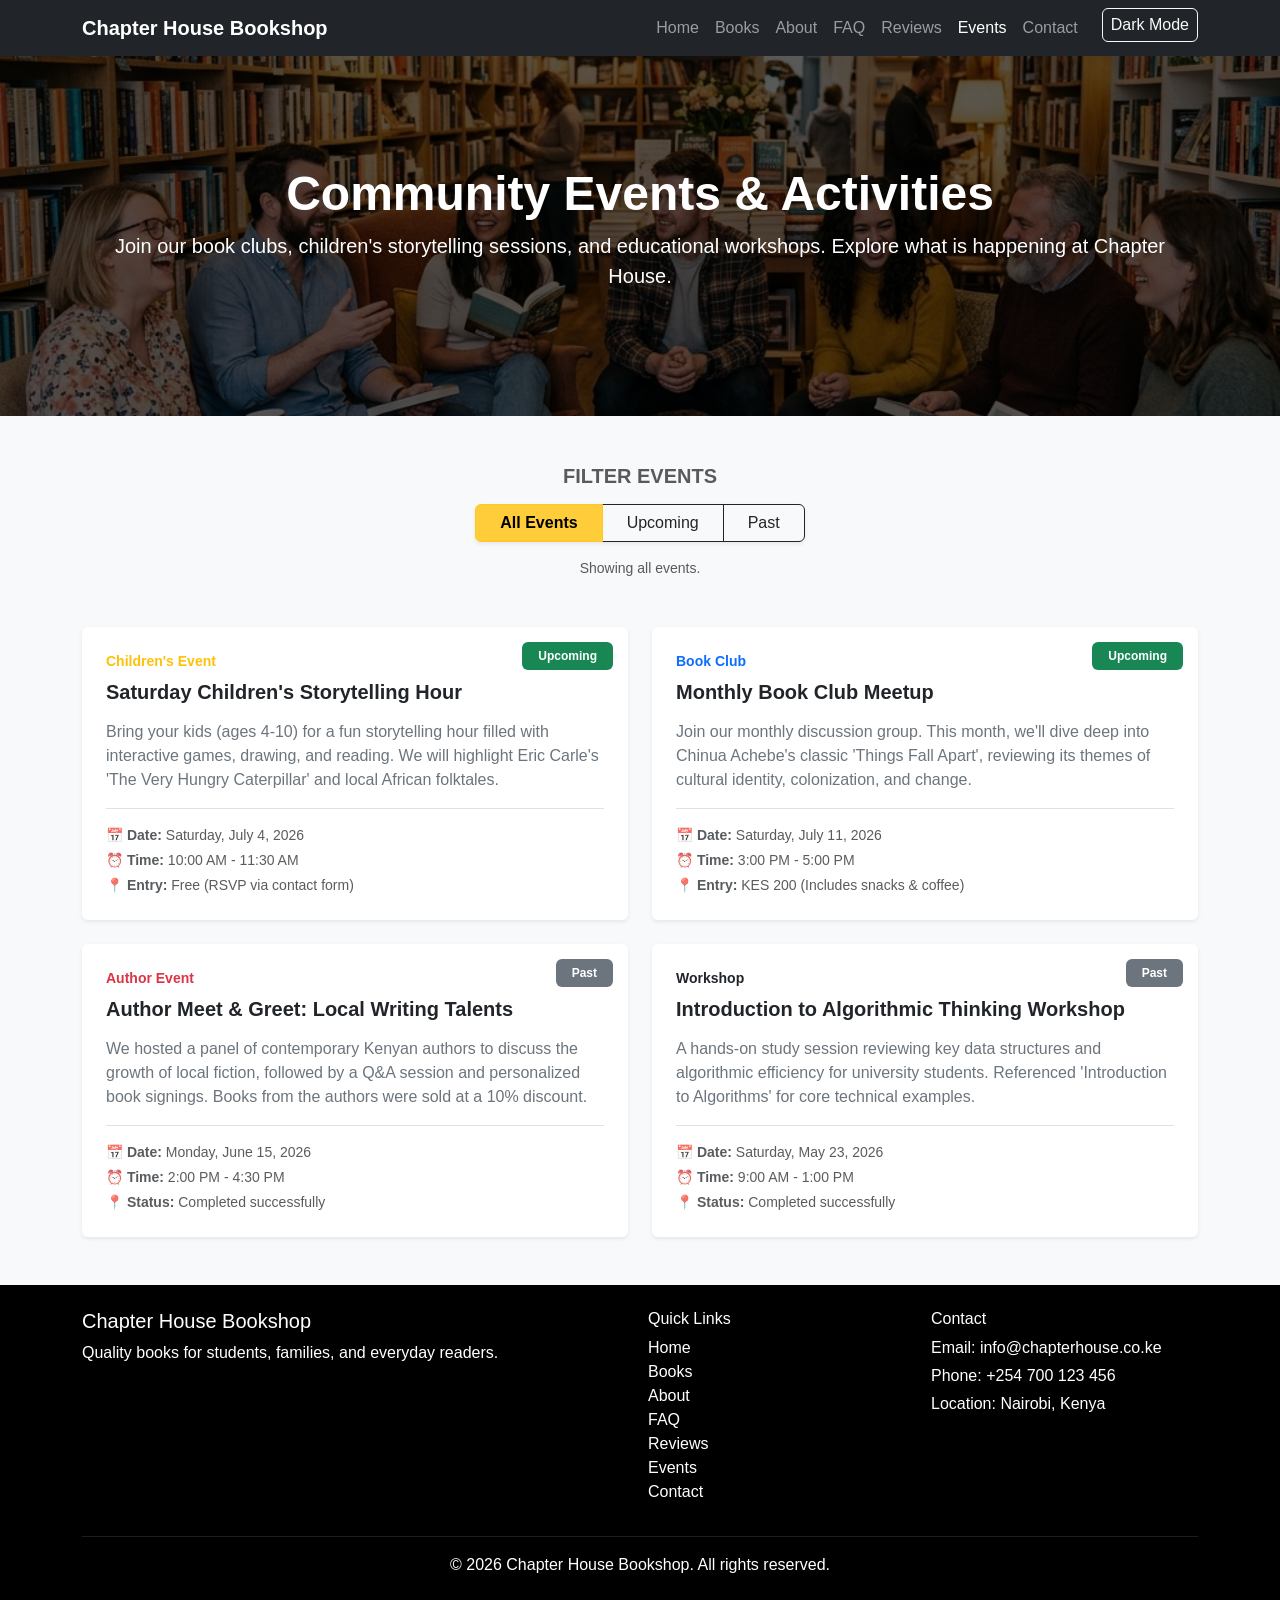
<file: events.html>
<!DOCTYPE html>
<html lang="en">
<head>
  <meta charset="UTF-8" />
  <meta name="viewport" content="width=device-width, initial-scale=1.0" />
  <meta name="description" content="Discover upcoming and past community events at Chapter House Bookshop, including book clubs, storytelling hours, and writing workshops." />

  <title>Chapter House Bookshop | Events</title>

  <!-- Bootstrap CSS -->
  <link
    href="https://cdn.jsdelivr.net/npm/bootstrap@5.3.3/dist/css/bootstrap.min.css"
    rel="stylesheet"
  />

  <!-- Custom CSS -->
  <link rel="stylesheet" href="css/styles.css" />
</head>

<body>
  <!-- Navigation Bar -->
  <nav class="navbar navbar-expand-lg navbar-dark bg-dark sticky-top">
    <div class="container">
      <a class="navbar-brand fw-bold" href="index.html">Chapter House Bookshop</a>

      <button
        class="navbar-toggler"
        type="button"
        data-bs-toggle="collapse"
        data-bs-target="#mainNavbar"
        aria-controls="mainNavbar"
        aria-expanded="false"
        aria-label="Toggle navigation"
      >
        <span class="navbar-toggler-icon"></span>
      </button>

      <div class="collapse navbar-collapse" id="mainNavbar">
        <ul class="navbar-nav ms-auto">
          <li class="nav-item">
            <a class="nav-link" href="index.html">Home</a>
          </li>
          <li class="nav-item">
            <a class="nav-link" href="books.html">Books</a>
          </li>
          <li class="nav-item">
            <a class="nav-link" href="about.html">About</a>
          </li>
          <li class="nav-item">
            <a class="nav-link" href="faq.html">FAQ</a>
          </li>
          <li class="nav-item">
            <a class="nav-link" href="reviews.html">Reviews</a>
          </li>
          <li class="nav-item">
            <a class="nav-link active" href="events.html">Events</a>
          </li>
          <li class="nav-item">
            <a class="nav-link" href="contact.html">Contact</a>
          </li>
          <li class="nav-item ms-lg-3 mt-2 mt-lg-0">
            <button id="themeToggle" class="btn btn-outline-light py-1 px-2" aria-label="Toggle Theme">
              <span id="themeToggleIcon">🌙</span>
            </button>
          </li>
        </ul>
      </div>
    </div>
  </nav>

  <!-- Page Header -->
  <header class="events-header text-white text-center d-flex align-items-center">
    <div class="container">
      <h1 class="display-5 fw-bold">Community Events & Activities</h1>
      <p class="lead">
        Join our book clubs, children's storytelling sessions, and educational workshops. Explore what is happening at Chapter House.
      </p>
    </div>
  </header>

  <!-- Events Section -->
  <main class="py-5 bg-light">
    <div class="container">

      <!-- Interactive Filter Bar -->
      <div class="row mb-5">
        <div class="col-12 text-center">
          <h2 class="h5 fw-bold mb-3 text-muted text-uppercase tracking-wide">Filter Events</h2>
          <div class="btn-group shadow-sm" role="group" aria-label="Events filter">
            <button type="button" class="btn btn-warning active px-4" id="btnFilterAll">All Events</button>
            <button type="button" class="btn btn-outline-dark px-4" id="btnFilterUpcoming">Upcoming</button>
            <button type="button" class="btn btn-outline-dark px-4" id="btnFilterPast">Past</button>
          </div>
          <p id="eventsCount" class="text-muted mt-3 mb-0 small">
            Showing all events.
          </p>
        </div>
      </div>

      <!-- Events List -->
      <div class="row g-4" id="eventsList">

        <!-- Event 1 -->
        <div class="col-md-6 event-item" data-timeline="upcoming">
          <div class="card h-100 shadow-sm border-0 event-card position-relative">
            <span class="badge bg-success event-badge py-2 px-3">Upcoming</span>
            <div class="card-body p-4 d-flex flex-column">
              <span class="text-warning fw-semibold small mb-2">Children's Event</span>
              <h3 class="h5 fw-bold card-title mb-3">Saturday Children's Storytelling Hour</h3>
              <p class="card-text text-secondary mb-3 flex-grow-1">
                Bring your kids (ages 4-10) for a fun storytelling hour filled with interactive games, drawing, and reading. We will highlight Eric Carle's 'The Very Hungry Caterpillar' and local African folktales.
              </p>
              <div class="border-top pt-3 mt-auto">
                <p class="mb-1 text-muted small">📅 <strong>Date:</strong> Saturday, July 4, 2026</p>
                <p class="mb-1 text-muted small">⏰ <strong>Time:</strong> 10:00 AM - 11:30 AM</p>
                <p class="mb-0 text-muted small">📍 <strong>Entry:</strong> Free (RSVP via contact form)</p>
              </div>
            </div>
          </div>
        </div>

        <!-- Event 2 -->
        <div class="col-md-6 event-item" data-timeline="upcoming">
          <div class="card h-100 shadow-sm border-0 event-card position-relative">
            <span class="badge bg-success event-badge py-2 px-3">Upcoming</span>
            <div class="card-body p-4 d-flex flex-column">
              <span class="text-primary fw-semibold small mb-2">Book Club</span>
              <h3 class="h5 fw-bold card-title mb-3">Monthly Book Club Meetup</h3>
              <p class="card-text text-secondary mb-3 flex-grow-1">
                Join our monthly discussion group. This month, we'll dive deep into Chinua Achebe's classic 'Things Fall Apart', reviewing its themes of cultural identity, colonization, and change.
              </p>
              <div class="border-top pt-3 mt-auto">
                <p class="mb-1 text-muted small">📅 <strong>Date:</strong> Saturday, July 11, 2026</p>
                <p class="mb-1 text-muted small">⏰ <strong>Time:</strong> 3:00 PM - 5:00 PM</p>
                <p class="mb-0 text-muted small">📍 <strong>Entry:</strong> KES 200 (Includes snacks & coffee)</p>
              </div>
            </div>
          </div>
        </div>

        <!-- Event 3 -->
        <div class="col-md-6 event-item" data-timeline="past">
          <div class="card h-100 shadow-sm border-0 event-card position-relative">
            <span class="badge bg-secondary event-badge py-2 px-3">Past</span>
            <div class="card-body p-4 d-flex flex-column">
              <span class="text-danger fw-semibold small mb-2">Author Event</span>
              <h3 class="h5 fw-bold card-title mb-3">Author Meet & Greet: Local Writing Talents</h3>
              <p class="card-text text-secondary mb-3 flex-grow-1">
                We hosted a panel of contemporary Kenyan authors to discuss the growth of local fiction, followed by a Q&A session and personalized book signings. Books from the authors were sold at a 10% discount.
              </p>
              <div class="border-top pt-3 mt-auto">
                <p class="mb-1 text-muted small">📅 <strong>Date:</strong> Monday, June 15, 2026</p>
                <p class="mb-1 text-muted small">⏰ <strong>Time:</strong> 2:00 PM - 4:30 PM</p>
                <p class="mb-0 text-muted small">📍 <strong>Status:</strong> Completed successfully</p>
              </div>
            </div>
          </div>
        </div>

        <!-- Event 4 -->
        <div class="col-md-6 event-item" data-timeline="past">
          <div class="card h-100 shadow-sm border-0 event-card position-relative">
            <span class="badge bg-secondary event-badge py-2 px-3">Past</span>
            <div class="card-body p-4 d-flex flex-column">
              <span class="text-dark fw-semibold small mb-2">Workshop</span>
              <h3 class="h5 fw-bold card-title mb-3">Introduction to Algorithmic Thinking Workshop</h3>
              <p class="card-text text-secondary mb-3 flex-grow-1">
                A hands-on study session reviewing key data structures and algorithmic efficiency for university students. Referenced 'Introduction to Algorithms' for core technical examples.
              </p>
              <div class="border-top pt-3 mt-auto">
                <p class="mb-1 text-muted small">📅 <strong>Date:</strong> Saturday, May 23, 2026</p>
                <p class="mb-1 text-muted small">⏰ <strong>Time:</strong> 9:00 AM - 1:00 PM</p>
                <p class="mb-0 text-muted small">📍 <strong>Status:</strong> Completed successfully</p>
              </div>
            </div>
          </div>
        </div>

      </div>

      <!-- No Events Results -->
      <div class="text-center mt-5 d-none" id="noEventsResults">
        <h3 class="h5">No events found in this category</h3>
        <p class="text-muted">
          Check back later for newly scheduled activities.
        </p>
      </div>

    </div>
  </main>

  <!-- Footer -->
  <footer class="bg-black text-white py-4">
    <div class="container">
      <div class="row g-3">
        <div class="col-md-6">
          <h3 class="h5">Chapter House Bookshop</h3>
          <p class="mb-0">
            Quality books for students, families, and everyday readers.
          </p>
        </div>

        <div class="col-md-3">
          <h4 class="h6">Quick Links</h4>
          <ul class="list-unstyled">
            <li><a href="index.html" class="text-white text-decoration-none">Home</a></li>
            <li><a href="books.html" class="text-white text-decoration-none">Books</a></li>
            <li><a href="about.html" class="text-white text-decoration-none">About</a></li>
            <li><a href="faq.html" class="text-white text-decoration-none">FAQ</a></li>
            <li><a href="reviews.html" class="text-white text-decoration-none">Reviews</a></li>
            <li><a href="events.html" class="text-white text-decoration-none">Events</a></li>
            <li><a href="contact.html" class="text-white text-decoration-none">Contact</a></li>
          </ul>
        </div>

        <div class="col-md-3">
          <h4 class="h6">Contact</h4>
          <p class="mb-1">Email: info@chapterhouse.co.ke</p>
          <p class="mb-1">Phone: +254 700 123 456</p>
          <p class="mb-0">Location: Nairobi, Kenya</p>
        </div>
      </div>

      <hr class="border-secondary" />

      <p class="text-center mb-0">
        &copy; 2026 Chapter House Bookshop. All rights reserved.
      </p>
    </div>
  </footer>

  <!-- Bootstrap JS -->
  <script
    src="https://cdn.jsdelivr.net/npm/bootstrap@5.3.3/dist/js/bootstrap.bundle.min.js">
  </script>

  <!-- Custom JS -->
  <script src="js/script.js"></script>
</body>
</html>
</file>
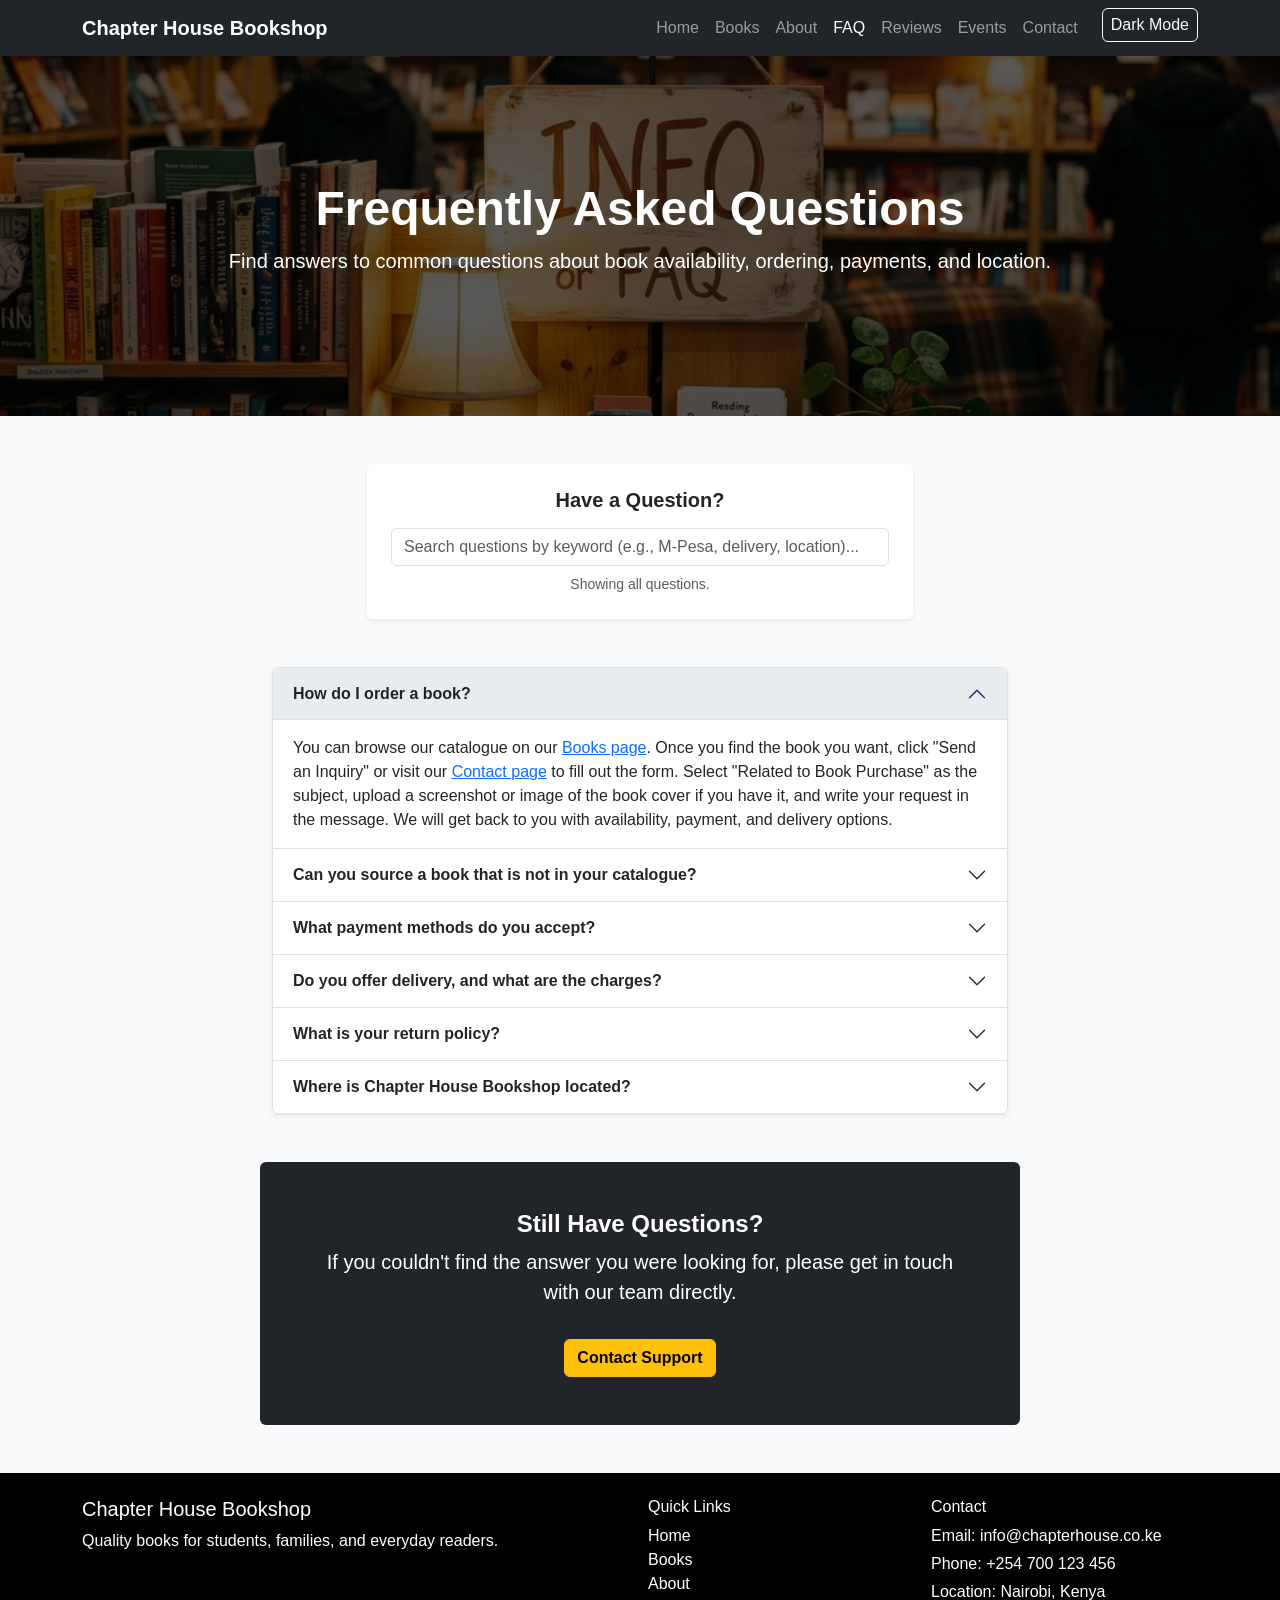
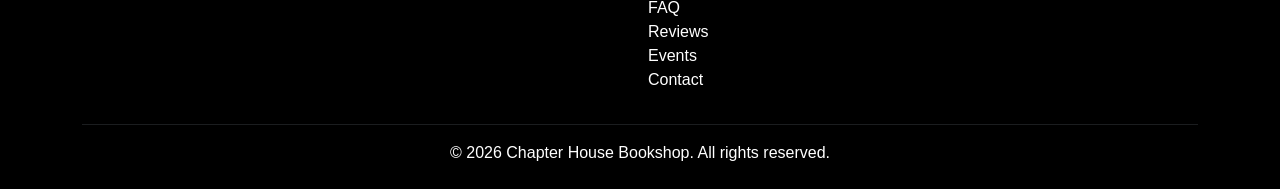
<file: faq.html>
<!DOCTYPE html>
<html lang="en">
<head>
  <meta charset="UTF-8" />
  <meta name="viewport" content="width=device-width, initial-scale=1.0" />
  <meta name="description" content="Find answers to frequently asked questions about orders, payments (M-Pesa), delivery across Kenya, returns, and physical store hours at Chapter House Bookshop." />

  <title>Chapter House Bookshop | FAQ</title>

  <!-- Bootstrap CSS -->
  <link
    href="https://cdn.jsdelivr.net/npm/bootstrap@5.3.3/dist/css/bootstrap.min.css"
    rel="stylesheet"
  />

  <!-- Custom CSS -->
  <link rel="stylesheet" href="css/styles.css" />
</head>

<body>
  <!-- Navigation Bar -->
  <nav class="navbar navbar-expand-lg navbar-dark bg-dark sticky-top">
    <div class="container">
      <a class="navbar-brand fw-bold" href="index.html">Chapter House Bookshop</a>

      <button
        class="navbar-toggler"
        type="button"
        data-bs-toggle="collapse"
        data-bs-target="#mainNavbar"
        aria-controls="mainNavbar"
        aria-expanded="false"
        aria-label="Toggle navigation"
      >
        <span class="navbar-toggler-icon"></span>
      </button>

      <div class="collapse navbar-collapse" id="mainNavbar">
        <ul class="navbar-nav ms-auto">
          <li class="nav-item">
            <a class="nav-link" href="index.html">Home</a>
          </li>
          <li class="nav-item">
            <a class="nav-link" href="books.html">Books</a>
          </li>
          <li class="nav-item">
            <a class="nav-link" href="about.html">About</a>
          </li>
          <li class="nav-item">
            <a class="nav-link active" href="faq.html">FAQ</a>
          </li>
          <li class="nav-item">
            <a class="nav-link" href="reviews.html">Reviews</a>
          </li>
          <li class="nav-item">
            <a class="nav-link" href="events.html">Events</a>
          </li>
          <li class="nav-item">
            <a class="nav-link" href="contact.html">Contact</a>
          </li>
          <li class="nav-item ms-lg-3 mt-2 mt-lg-0">
            <button id="themeToggle" class="btn btn-outline-light py-1 px-2" aria-label="Toggle Theme">
              <span id="themeToggleIcon">🌙</span>
            </button>
          </li>
        </ul>
      </div>
    </div>
  </nav>

  <!-- Page Header -->
  <header class="faq-header text-white text-center d-flex align-items-center">
    <div class="container">
      <h1 class="display-5 fw-bold">Frequently Asked Questions</h1>
      <p class="lead">
        Find answers to common questions about book availability, ordering, payments, and location.
      </p>
    </div>
  </header>

  <!-- FAQ Section -->
  <main class="py-5 bg-light">
    <div class="container">

      <!-- Live FAQ Search -->
      <div class="row mb-5">
        <div class="col-lg-6 mx-auto">
          <div class="card shadow-sm border-0">
            <div class="card-body p-4 text-center">
              <h2 class="h5 fw-bold mb-3">Have a Question?</h2>
              <div class="input-group">
                <input
                  type="text"
                  id="faqSearch"
                  class="form-control"
                  placeholder="Search questions by keyword (e.g., M-Pesa, delivery, location)..."
                  aria-label="Search questions"
                />
              </div>
              <p id="faqCount" class="text-muted mt-2 mb-0 small">
                Showing all questions.
              </p>
            </div>
          </div>
        </div>
      </div>

      <!-- FAQ Accordion -->
      <div class="row">
        <div class="col-lg-8 mx-auto">
          <div class="accordion shadow-sm" id="faqAccordion">

            <!-- Question 1 -->
            <div class="accordion-item faq-item" data-question="how do i order a book purchase delivery contact form inquiry" data-answer="browse catalogue book click inquiry contact select purchase form message screenshot">
              <h2 class="accordion-header" id="headingOne">
                <button
                  class="accordion-button fw-semibold"
                  type="button"
                  data-bs-toggle="collapse"
                  data-bs-target="#collapseOne"
                  aria-expanded="true"
                  aria-controls="collapseOne"
                >
                  How do I order a book?
                </button>
              </h2>
              <div
                id="collapseOne"
                class="accordion-collapse collapse show"
                aria-labelledby="headingOne"
                data-bs-parent="#faqAccordion"
              >
                <div class="accordion-body">
                  You can browse our catalogue on our <a href="books.html">Books page</a>. Once you find the book you want, click "Send an Inquiry" or visit our <a href="contact.html">Contact page</a> to fill out the form. Select "Related to Book Purchase" as the subject, upload a screenshot or image of the book cover if you have it, and write your request in the message. We will get back to you with availability, payment, and delivery options.
                </div>
              </div>
            </div>

            <!-- Question 2 -->
            <div class="accordion-item faq-item" data-question="can you source a book that is not in your catalogue lookup request order" data-answer="source specific books distributors isbn price quote contact form inquiry">
              <h2 class="accordion-header" id="headingTwo">
                <button
                  class="accordion-button collapsed fw-semibold"
                  type="button"
                  data-bs-toggle="collapse"
                  data-bs-target="#collapseTwo"
                  aria-expanded="false"
                  aria-controls="collapseTwo"
                >
                  Can you source a book that is not in your catalogue?
                </button>
              </h2>
              <div
                id="collapseTwo"
                class="accordion-collapse collapse"
                aria-labelledby="headingTwo"
                data-bs-parent="#faqAccordion"
              >
                <div class="accordion-body">
                  Yes, we do! We can source specific books for you from local and international distributors. Please send us an inquiry via our <a href="contact.html">Contact page</a> with the title, author, and ISBN if you have it. We will search for the book, check delivery timelines, and send you a price estimate.
                </div>
              </div>
            </div>

            <!-- Question 3 -->
            <div class="accordion-item faq-item" data-question="what payment methods do you accept cash credit card m-pesa pay" data-answer="visa mastercard shop buy goods till number online pick up mpesa mobile money">
              <h2 class="accordion-header" id="headingThree">
                <button
                  class="accordion-button collapsed fw-semibold"
                  type="button"
                  data-bs-toggle="collapse"
                  data-bs-target="#collapseThree"
                  aria-expanded="false"
                  aria-controls="collapseThree"
                >
                  What payment methods do you accept?
                </button>
              </h2>
              <div
                id="collapseThree"
                class="accordion-collapse collapse"
                aria-labelledby="headingThree"
                data-bs-parent="#faqAccordion"
              >
                <div class="accordion-body">
                  We accept cash, credit/debit cards (Visa/Mastercard) at our physical shop in Nairobi. For deliveries or mobile pick-ups, we support M-Pesa payments through our Buy Goods Till Number (Till: 123456). Payment details are shared once an order is confirmed.
                </div>
              </div>
            </div>

            <!-- Question 4 -->
            <div class="accordion-item faq-item" data-question="do you offer delivery and what are the charges rates shipping cost" data-answer="countrywide delivery kenya courier nairobi cbd local courier standard courier g4s easy coach">
              <h2 class="accordion-header" id="headingFour">
                <button
                  class="accordion-button collapsed fw-semibold"
                  type="button"
                  data-bs-toggle="collapse"
                  data-bs-target="#collapseFour"
                  aria-expanded="false"
                  aria-controls="collapseFour"
                >
                  Do you offer delivery, and what are the charges?
                </button>
              </h2>
              <div
                id="collapseFour"
                class="accordion-collapse collapse"
                aria-labelledby="headingFour"
                data-bs-parent="#faqAccordion"
              >
                <div class="accordion-body">
                  Yes, we offer delivery across Kenya. Within Nairobi, we use local courier services (charges between KES 200 - KES 400 depending on location). Outside Nairobi, we deliver via courier services like G4S or Easy Coach at standard courier rates. Deliveries are made within 24 to 48 hours after payment verification.
                </div>
              </div>
            </div>

            <!-- Question 5 -->
            <div class="accordion-item faq-item" data-question="what is your return policy refund exchange product defective" data-answer="7 days purchase refund exchange original undamaged receipt sourced customer eligible">
              <h2 class="accordion-header" id="headingFive">
                <button
                  class="accordion-button collapsed fw-semibold"
                  type="button"
                  data-bs-toggle="collapse"
                  data-bs-target="#collapseFive"
                  aria-expanded="false"
                  aria-controls="collapseFive"
                >
                  What is your return policy?
                </button>
              </h2>
              <div
                id="collapseFive"
                class="accordion-collapse collapse"
                aria-labelledby="headingFive"
                data-bs-parent="#faqAccordion"
              >
                <div class="accordion-body">
                  We accept returns within 7 days of purchase for an exchange or refund, provided the book is in its original, undamaged condition and accompanied by the receipt. Special order books sourced specifically for a customer are not eligible for returns unless they are defective or damaged upon delivery.
                </div>
              </div>
            </div>

            <!-- Question 6 -->
            <div class="accordion-item faq-item" data-question="where is chapter house bookshop located physical shop store address hours open close" data-answer="kenyatta avenue nairobi cbd building 2nd floor monday saturday sunday closed public holidays">
              <h2 class="accordion-header" id="headingSix">
                <button
                  class="accordion-button collapsed fw-semibold"
                  type="button"
                  data-bs-toggle="collapse"
                  data-bs-target="#collapseSix"
                  aria-expanded="false"
                  aria-controls="collapseSix"
                >
                  Where is Chapter House Bookshop located?
                </button>
              </h2>
              <div
                id="collapseSix"
                class="accordion-collapse collapse"
                aria-labelledby="headingSix"
                data-bs-parent="#faqAccordion"
              >
                <div class="accordion-body">
                  Our physical bookstore is located at Chapter House Building, 2nd Floor, along Kenyatta Avenue, in Nairobi CBD, Kenya. We are open Monday to Saturday from 8:00 AM to 6:30 PM. We are closed on Sundays and public holidays.
                </div>
              </div>
            </div>

          </div>

          <!-- No FAQ Search Results -->
          <div class="text-center mt-5 d-none" id="noFaqResults">
            <h3 class="h5">No questions matched your search</h3>
            <p class="text-muted">
              Try searching for general keywords like "M-Pesa", "delivery", "sourcing", or "location".
            </p>
          </div>

        </div>
      </div>

      <!-- Quick Contact Section -->
      <div class="row mt-5">
        <div class="col-lg-8 mx-auto text-center p-5 bg-dark text-white rounded">
          <h2 class="fw-bold h4">Still Have Questions?</h2>
          <p class="lead small mt-2">
            If you couldn't find the answer you were looking for, please get in touch with our team directly.
          </p>
          <a href="contact.html" class="btn btn-warning mt-3">
            Contact Support
          </a>
        </div>
      </div>

    </div>
  </main>

  <!-- Footer -->
  <footer class="bg-black text-white py-4">
    <div class="container">
      <div class="row g-3">
        <div class="col-md-6">
          <h3 class="h5">Chapter House Bookshop</h3>
          <p class="mb-0">
            Quality books for students, families, and everyday readers.
          </p>
        </div>

        <div class="col-md-3">
          <h4 class="h6">Quick Links</h4>
          <ul class="list-unstyled">
            <li><a href="index.html" class="text-white text-decoration-none">Home</a></li>
            <li><a href="books.html" class="text-white text-decoration-none">Books</a></li>
            <li><a href="about.html" class="text-white text-decoration-none">About</a></li>
            <li><a href="faq.html" class="text-white text-decoration-none">FAQ</a></li>
            <li><a href="reviews.html" class="text-white text-decoration-none">Reviews</a></li>
            <li><a href="events.html" class="text-white text-decoration-none">Events</a></li>
            <li><a href="contact.html" class="text-white text-decoration-none">Contact</a></li>
          </ul>
        </div>

        <div class="col-md-3">
          <h4 class="h6">Contact</h4>
          <p class="mb-1">Email: info@chapterhouse.co.ke</p>
          <p class="mb-1">Phone: +254 700 123 456</p>
          <p class="mb-0">Location: Nairobi, Kenya</p>
        </div>
      </div>

      <hr class="border-secondary" />

      <p class="text-center mb-0">
        &copy; 2026 Chapter House Bookshop. All rights reserved.
      </p>
    </div>
  </footer>

  <!-- Bootstrap JS -->
  <script
    src="https://cdn.jsdelivr.net/npm/bootstrap@5.3.3/dist/js/bootstrap.bundle.min.js">
  </script>

  <!-- Custom JS -->
  <script src="js/script.js"></script>
</body>
</html>
</file>
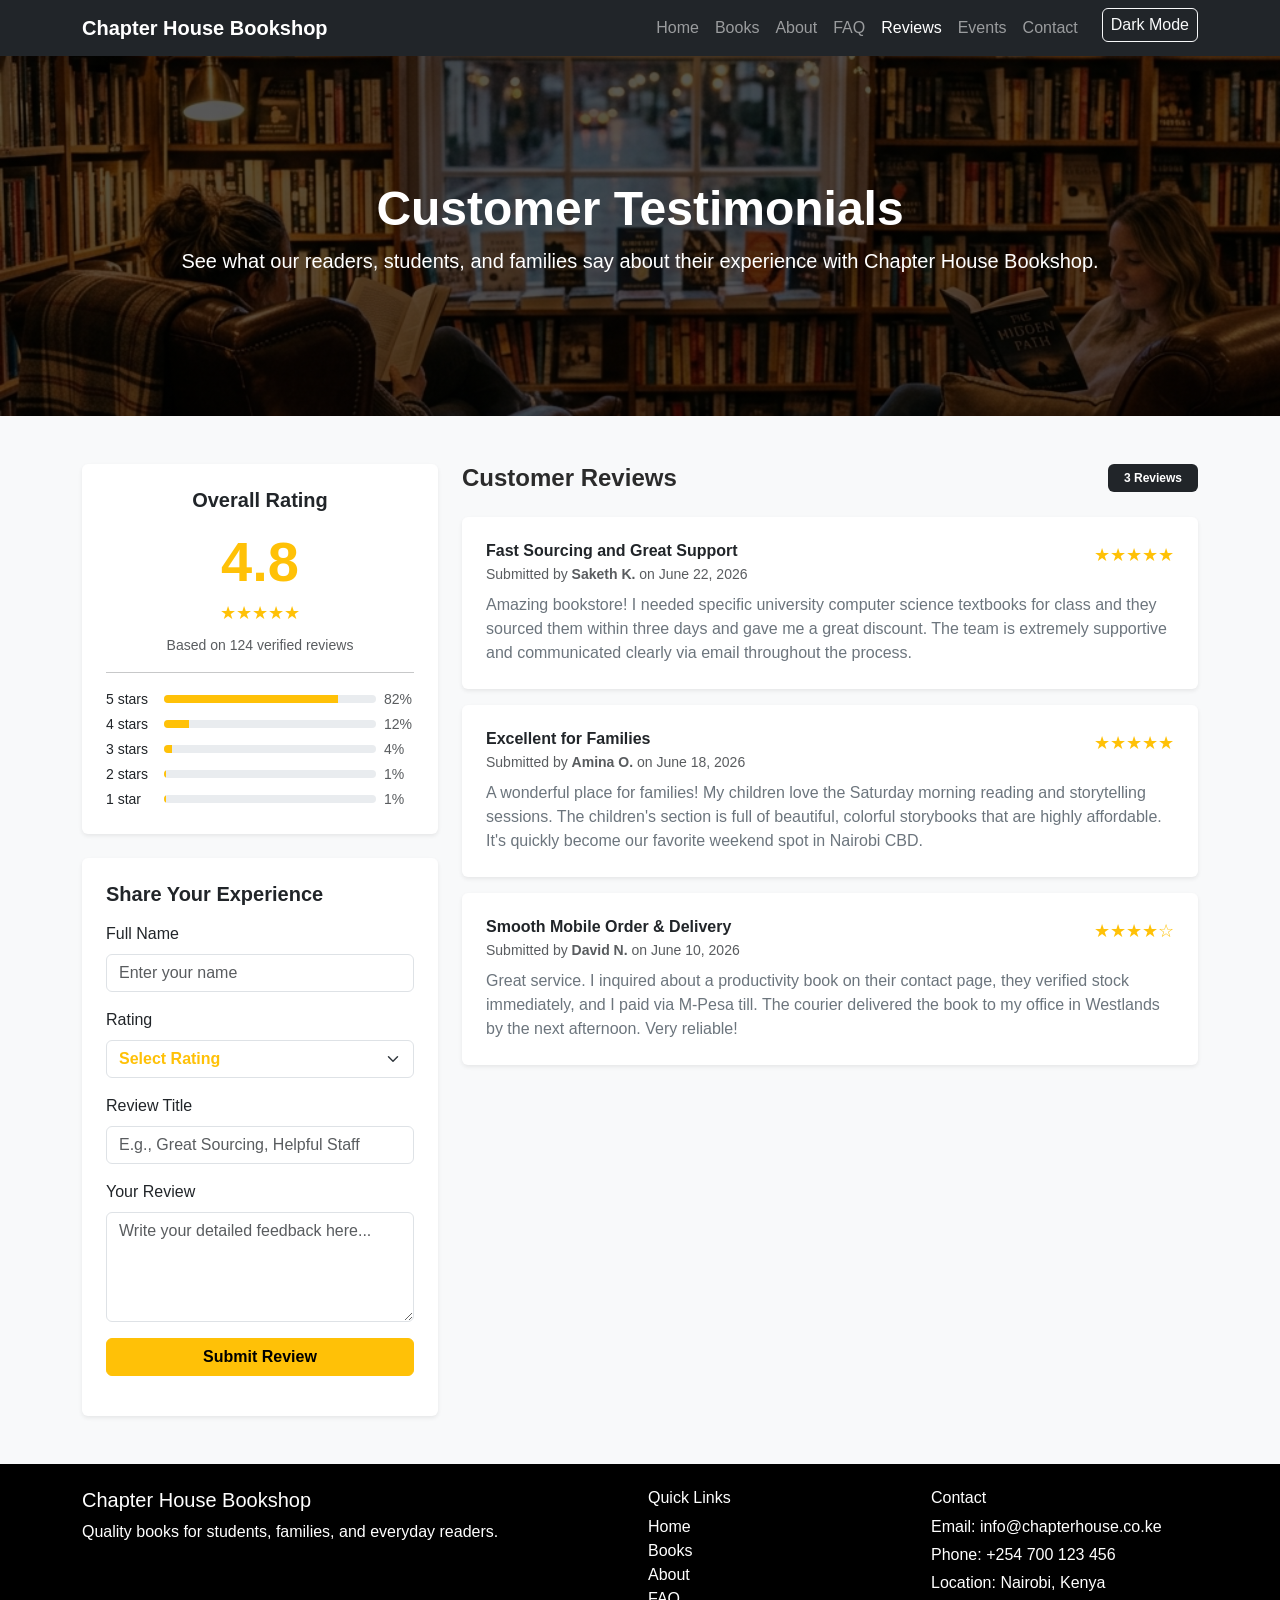
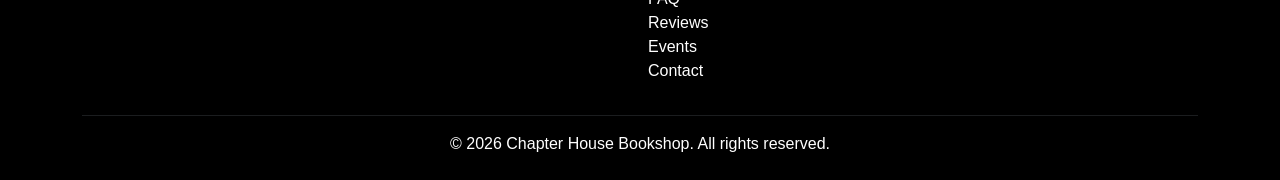
<file: reviews.html>
<!DOCTYPE html>
<html lang="en">
<head>
  <meta charset="UTF-8" />
  <meta name="viewport" content="width=device-width, initial-scale=1.0" />
  <meta name="description" content="Read customer testimonials and submit your own bookshop review. Learn what readers, students, and families think of Chapter House Bookshop." />

  <title>Chapter House Bookshop | Reviews</title>

  <!-- Bootstrap CSS -->
  <link
    href="https://cdn.jsdelivr.net/npm/bootstrap@5.3.3/dist/css/bootstrap.min.css"
    rel="stylesheet"
  />

  <!-- Custom CSS -->
  <link rel="stylesheet" href="css/styles.css" />
</head>

<body>
  <!-- Navigation Bar -->
  <nav class="navbar navbar-expand-lg navbar-dark bg-dark sticky-top">
    <div class="container">
      <a class="navbar-brand fw-bold" href="index.html">Chapter House Bookshop</a>

      <button
        class="navbar-toggler"
        type="button"
        data-bs-toggle="collapse"
        data-bs-target="#mainNavbar"
        aria-controls="mainNavbar"
        aria-expanded="false"
        aria-label="Toggle navigation"
      >
        <span class="navbar-toggler-icon"></span>
      </button>

      <div class="collapse navbar-collapse" id="mainNavbar">
        <ul class="navbar-nav ms-auto">
          <li class="nav-item">
            <a class="nav-link" href="index.html">Home</a>
          </li>
          <li class="nav-item">
            <a class="nav-link" href="books.html">Books</a>
          </li>
          <li class="nav-item">
            <a class="nav-link" href="about.html">About</a>
          </li>
          <li class="nav-item">
            <a class="nav-link" href="faq.html">FAQ</a>
          </li>
          <li class="nav-item">
            <a class="nav-link active" href="reviews.html">Reviews</a>
          </li>
          <li class="nav-item">
            <a class="nav-link" href="events.html">Events</a>
          </li>
          <li class="nav-item">
            <a class="nav-link" href="contact.html">Contact</a>
          </li>
          <li class="nav-item ms-lg-3 mt-2 mt-lg-0">
            <button id="themeToggle" class="btn btn-outline-light py-1 px-2" aria-label="Toggle Theme">
              <span id="themeToggleIcon">🌙</span>
            </button>
          </li>
        </ul>
      </div>
    </div>
  </nav>

  <!-- Page Header -->
  <header class="reviews-header text-white text-center d-flex align-items-center">
    <div class="container">
      <h1 class="display-5 fw-bold">Customer Testimonials</h1>
      <p class="lead">
        See what our readers, students, and families say about their experience with Chapter House Bookshop.
      </p>
    </div>
  </header>

  <!-- Reviews Section -->
  <main class="py-5 bg-light">
    <div class="container">
      <div class="row g-4">

        <!-- Sidebar Summary & Form -->
        <div class="col-lg-4">
          <!-- Rating Summary Card -->
          <div class="card shadow-sm border-0 mb-4">
            <div class="card-body p-4 text-center">
              <h2 class="h5 fw-bold mb-3">Overall Rating</h2>
              <p class="display-4 fw-bold text-warning mb-1">4.8</p>
              <div class="star-rating mb-2">★★★★★</div>
              <p class="text-muted mb-0 small">Based on 124 verified reviews</p>
              <hr class="my-3" />
              <div class="text-start">
                <div class="d-flex align-items-center mb-1">
                  <span class="small me-2" style="width: 50px">5 stars</span>
                  <div class="progress flex-grow-1" style="height: 8px">
                    <div class="progress-bar bg-warning" role="progressbar" style="width: 82%"></div>
                  </div>
                  <span class="small ms-2 text-muted" style="width: 30px">82%</span>
                </div>
                <div class="d-flex align-items-center mb-1">
                  <span class="small me-2" style="width: 50px">4 stars</span>
                  <div class="progress flex-grow-1" style="height: 8px">
                    <div class="progress-bar bg-warning" role="progressbar" style="width: 12%"></div>
                  </div>
                  <span class="small ms-2 text-muted" style="width: 30px">12%</span>
                </div>
                <div class="d-flex align-items-center mb-1">
                  <span class="small me-2" style="width: 50px">3 stars</span>
                  <div class="progress flex-grow-1" style="height: 8px">
                    <div class="progress-bar bg-warning" role="progressbar" style="width: 4%"></div>
                  </div>
                  <span class="small ms-2 text-muted" style="width: 30px">4%</span>
                </div>
                <div class="d-flex align-items-center mb-1">
                  <span class="small me-2" style="width: 50px">2 stars</span>
                  <div class="progress flex-grow-1" style="height: 8px">
                    <div class="progress-bar bg-warning" role="progressbar" style="width: 1%"></div>
                  </div>
                  <span class="small ms-2 text-muted" style="width: 30px">1%</span>
                </div>
                <div class="d-flex align-items-center">
                  <span class="small me-2" style="width: 50px">1 star</span>
                  <div class="progress flex-grow-1" style="height: 8px">
                    <div class="progress-bar bg-warning" role="progressbar" style="width: 1%"></div>
                  </div>
                  <span class="small ms-2 text-muted" style="width: 30px">1%</span>
                </div>
              </div>
            </div>
          </div>

          <!-- Write a Review Card -->
          <div class="card shadow-sm border-0">
            <div class="card-body p-4">
              <h2 class="h5 fw-bold mb-3">Share Your Experience</h2>
              <form id="reviewForm" novalidate>
                <div class="mb-3">
                  <label for="reviewerName" class="form-label">Full Name</label>
                  <input
                    type="text"
                    class="form-control"
                    id="reviewerName"
                    placeholder="Enter your name"
                  />
                  <small class="text-danger" id="reviewerNameError"></small>
                </div>

                <div class="mb-3">
                  <label for="reviewRating" class="form-label">Rating</label>
                  <select class="form-select text-warning fw-bold" id="reviewRating">
                    <option value="" class="text-dark">Select Rating</option>
                    <option value="5" class="text-warning">★★★★★ (5 Stars)</option>
                    <option value="4" class="text-warning">★★★★☆ (4 Stars)</option>
                    <option value="3" class="text-warning">★★★☆☆ (3 Stars)</option>
                    <option value="2" class="text-warning">★★☆☆☆ (2 Stars)</option>
                    <option value="1" class="text-warning">★☆☆☆☆ (1 Star)</option>
                  </select>
                  <small class="text-danger" id="reviewRatingError"></small>
                </div>

                <div class="mb-3">
                  <label for="reviewTitle" class="form-label">Review Title</label>
                  <input
                    type="text"
                    class="form-control"
                    id="reviewTitle"
                    placeholder="E.g., Great Sourcing, Helpful Staff"
                  />
                  <small class="text-danger" id="reviewTitleError"></small>
                </div>

                <div class="mb-3">
                  <label for="reviewText" class="form-label">Your Review</label>
                  <textarea
                    class="form-control"
                    id="reviewText"
                    rows="4"
                    placeholder="Write your detailed feedback here..."
                  ></textarea>
                  <small class="text-danger" id="reviewTextError"></small>
                </div>

                <button type="submit" class="btn btn-warning w-100">
                  Submit Review
                </button>
                <p class="mt-3 mb-0 text-success fw-semibold text-center" id="reviewFormSuccess"></p>
              </form>
            </div>
          </div>
        </div>

        <!-- Reviews List -->
        <div class="col-lg-8">
          <div class="d-flex justify-content-between align-items-center mb-4">
            <h2 class="h4 fw-bold mb-0">Customer Reviews</h2>
            <span class="badge bg-dark px-3 py-2" id="reviewsListCount">3 Reviews</span>
          </div>

          <div id="reviewsList">
            <!-- Review 1 -->
            <div class="card shadow-sm border-0 mb-3 review-card">
              <div class="card-body p-4">
                <div class="d-flex justify-content-between align-items-start flex-wrap g-2">
                  <div>
                    <h3 class="h6 fw-bold mb-1">Fast Sourcing and Great Support</h3>
                    <p class="text-muted small mb-2">Submitted by <strong>Saketh K.</strong> on June 22, 2026</p>
                  </div>
                  <div class="star-rating">★★★★★</div>
                </div>
                <p class="mb-0 text-secondary">
                  Amazing bookstore! I needed specific university computer science textbooks for class and they sourced them within three days and gave me a great discount. The team is extremely supportive and communicated clearly via email throughout the process.
                </p>
              </div>
            </div>

            <!-- Review 2 -->
            <div class="card shadow-sm border-0 mb-3 review-card">
              <div class="card-body p-4">
                <div class="d-flex justify-content-between align-items-start flex-wrap g-2">
                  <div>
                    <h3 class="h6 fw-bold mb-1">Excellent for Families</h3>
                    <p class="text-muted small mb-2">Submitted by <strong>Amina O.</strong> on June 18, 2026</p>
                  </div>
                  <div class="star-rating">★★★★★</div>
                </div>
                <p class="mb-0 text-secondary">
                  A wonderful place for families! My children love the Saturday morning reading and storytelling sessions. The children's section is full of beautiful, colorful storybooks that are highly affordable. It's quickly become our favorite weekend spot in Nairobi CBD.
                </p>
              </div>
            </div>

            <!-- Review 3 -->
            <div class="card shadow-sm border-0 mb-3 review-card">
              <div class="card-body p-4">
                <div class="d-flex justify-content-between align-items-start flex-wrap g-2">
                  <div>
                    <h3 class="h6 fw-bold mb-1">Smooth Mobile Order & Delivery</h3>
                    <p class="text-muted small mb-2">Submitted by <strong>David N.</strong> on June 10, 2026</p>
                  </div>
                  <div class="star-rating">★★★★☆</div>
                </div>
                <p class="mb-0 text-secondary">
                  Great service. I inquired about a productivity book on their contact page, they verified stock immediately, and I paid via M-Pesa till. The courier delivered the book to my office in Westlands by the next afternoon. Very reliable!
                </p>
              </div>
            </div>
          </div>
        </div>

      </div>
    </div>
  </main>

  <!-- Footer -->
  <footer class="bg-black text-white py-4">
    <div class="container">
      <div class="row g-3">
        <div class="col-md-6">
          <h3 class="h5">Chapter House Bookshop</h3>
          <p class="mb-0">
            Quality books for students, families, and everyday readers.
          </p>
        </div>

        <div class="col-md-3">
          <h4 class="h6">Quick Links</h4>
          <ul class="list-unstyled">
            <li><a href="index.html" class="text-white text-decoration-none">Home</a></li>
            <li><a href="books.html" class="text-white text-decoration-none">Books</a></li>
            <li><a href="about.html" class="text-white text-decoration-none">About</a></li>
            <li><a href="faq.html" class="text-white text-decoration-none">FAQ</a></li>
            <li><a href="reviews.html" class="text-white text-decoration-none">Reviews</a></li>
            <li><a href="events.html" class="text-white text-decoration-none">Events</a></li>
            <li><a href="contact.html" class="text-white text-decoration-none">Contact</a></li>
          </ul>
        </div>

        <div class="col-md-3">
          <h4 class="h6">Contact</h4>
          <p class="mb-1">Email: info@chapterhouse.co.ke</p>
          <p class="mb-1">Phone: +254 700 123 456</p>
          <p class="mb-0">Location: Nairobi, Kenya</p>
        </div>
      </div>

      <hr class="border-secondary" />

      <p class="text-center mb-0">
        &copy; 2026 Chapter House Bookshop. All rights reserved.
      </p>
    </div>
  </footer>

  <!-- Bootstrap JS -->
  <script
    src="https://cdn.jsdelivr.net/npm/bootstrap@5.3.3/dist/js/bootstrap.bundle.min.js">
  </script>

  <!-- Custom JS -->
  <script src="js/script.js"></script>
</body>
</html>
</file>
<file: css/styles.css>
/* General Styling */
body {
  font-family: Arial, Helvetica, sans-serif;
  color: #2b2b2b;
}

/* Hero Section */
.hero-section {
  min-height: 65vh;
  background-size: cover;
  background-position: center;
}

/* Cards */
.card {
  border: none;
  transition: transform 0.2s ease, box-shadow 0.2s ease;
}

.card:hover {
  transform: translateY(-5px);
}

/* Buttons */
.btn-warning {
  font-weight: 600;
}

/* Footer */
footer a:hover {
  color: #ffc107 !important;
}
.book-img {
  width: 100%;
  height: 280px;
  display: block;
  object-fit: cover;
  border-radius: 8px;
  margin-bottom: 16px;
}

/* Page Header */
.page-header {
  min-height: 40vh;
  background-size: cover;
  background-position: center;
}

/* Contact Map Box */
.map-box {
  min-height: 220px;
  background-color: #f1f1f1;
  border: 2px dashed #c9c9c9;
  border-radius: 8px;
}

/* Books Page Header */
.books-header {
  min-height: 40vh;
  background:
    linear-gradient(rgba(0, 0, 0, 0.65), rgba(0, 0, 0, 0.65)),
    url("../images/books-header.png");
  background-size: cover;
  background-position: center;
}

/* Book Images */
.book-img {
  width: 100%;
  height: 320px;
  object-fit: contain;
  background-color: #f8f9fa;
  padding: 16px;
  border-radius: 8px 8px 0 0;
}

/* About Page Header */
.about-header {
  min-height: 40vh;
  background:
    linear-gradient(rgba(0, 0, 0, 0.65), rgba(0, 0, 0, 0.65)),
    url("../images/about-books.png");
  background-size: cover;
  background-position: center;
}

/* Contact Page Header */
.contact-header {
  min-height: 40vh;
  background:
    linear-gradient(rgba(0, 0, 0, 0.65), rgba(0, 0, 0, 0.65)),
    url("../images/contact-header.png");
  background-size: cover;
  background-position: center;
}

/* FAQ Page Header */
.faq-header {
  min-height: 40vh;
  background:
    linear-gradient(rgba(0, 0, 0, 0.65), rgba(0, 0, 0, 0.65)),
    url("../images/faq-header.png");
  background-size: cover;
  background-position: center;
}

/* FAQ Custom Styling */
.accordion-button:not(.collapsed) {
  background-color: #e9ecef;
  color: #212529;
}

.accordion-button:focus {
  border-color: #ffc107;
  box-shadow: 0 0 0 0.25rem rgba(255, 193, 7, 0.25);
}

.faq-search-box {
  max-width: 600px;
  margin: 0 auto;
}

/* Reviews Page Header */
.reviews-header {
  min-height: 40vh;
  background:
    linear-gradient(rgba(0, 0, 0, 0.65), rgba(0, 0, 0, 0.65)),
    url("../images/reviews-header.png");
  background-size: cover;
  background-position: center;
}

/* Events Page Header */
.events-header {
  min-height: 40vh;
  background:
    linear-gradient(rgba(0, 0, 0, 0.65), rgba(0, 0, 0, 0.65)),
    url("../images/events-header.png");
  background-size: cover;
  background-position: center;
}

/* Star Ratings Styling */
.star-rating {
  color: #ffc107;
  font-size: 1.15rem;
}

/* Reviews List Styles */
.review-card {
  transition: transform 0.2s ease, box-shadow 0.2s ease;
}
.review-card:hover {
  transform: translateY(-2px);
  box-shadow: 0 0.5rem 1rem rgba(0, 0, 0, 0.08) !important;
}

/* Events Cards Styling */
.event-card {
  transition: transform 0.2s ease, box-shadow 0.2s ease;
  overflow: hidden;
}
.event-card:hover {
  transform: translateY(-4px);
  box-shadow: 0 0.5rem 1.5rem rgba(0, 0, 0, 0.1) !important;
}
.event-badge {
  position: absolute;
  top: 15px;
  right: 15px;
  z-index: 10;
}

/* Custom Dark Theme Overrides */
body.dark-theme {
  background-color: #121212;
  color: #e0e0e0;
}

body.dark-theme .bg-light {
  background-color: #1e1e1e !important;
}

body.dark-theme .card {
  background-color: #1e1e1e;
  color: #e0e0e0;
  border: 1px solid #2d2d2d;
}

body.dark-theme .accordion-item {
  background-color: #1e1e1e;
  color: #e0e0e0;
  border-color: #2d2d2d;
}

body.dark-theme .accordion-button {
  background-color: #242424;
  color: #e0e0e0;
}

body.dark-theme .accordion-button:not(.collapsed) {
  background-color: #2d2d2d;
  color: #ffc107;
}

body.dark-theme .text-muted {
  color: #b0b0b0 !important;
}

body.dark-theme .text-secondary {
  color: #b0b0b0 !important;
}

body.dark-theme .form-control,
body.dark-theme .form-select {
  background-color: #242424;
  color: #ffffff;
  border-color: #383838;
}

body.dark-theme .form-control:focus,
body.dark-theme .form-select:focus {
  background-color: #2d2d2d;
  color: #ffffff;
  border-color: #ffc107;
}

body.dark-theme .form-control::placeholder {
  color: #777777;
}

body.dark-theme .map-box {
  background-color: #242424;
  border-color: #444444;
}
</file>
